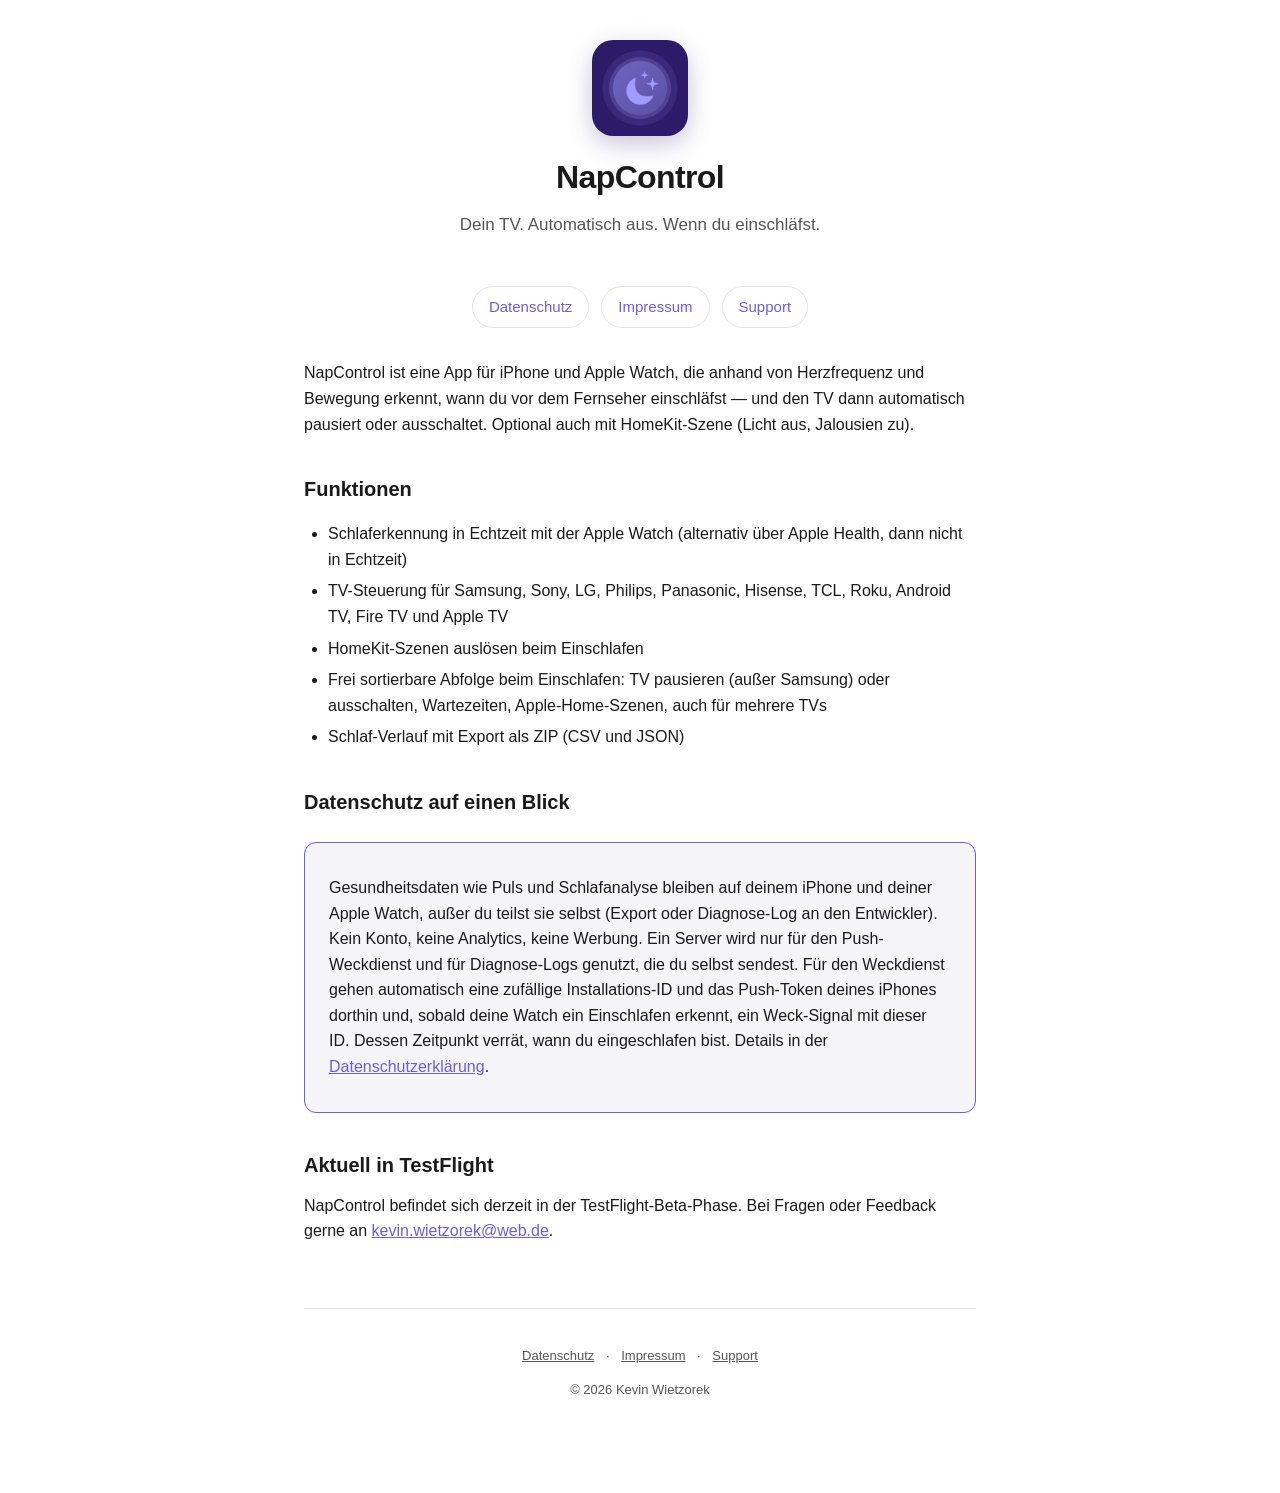
<file: index.html>
<!DOCTYPE html>
<html lang="de">
<head>
    <meta charset="UTF-8">
    <meta name="viewport" content="width=device-width, initial-scale=1.0">
    <title>NapControl — TV automatisch ausschalten beim Einschlafen</title>
    <meta name="description" content="NapControl erkennt vor dem Fernseher Einschlafen und schaltet den TV automatisch aus. Für iPhone und Apple Watch.">
    <link rel="stylesheet" href="style.css">
</head>
<body>
    <div class="container">
        <header>
            <div class="logo"><img src="icon.png" alt="NapControl Icon" width="96" height="96"></div>
            <h1>NapControl</h1>
            <p class="tagline">Dein TV. Automatisch aus. Wenn du einschläfst.</p>
        </header>

        <nav>
            <a href="privacy.html">Datenschutz</a>
            <a href="impressum.html">Impressum</a>
            <a href="support.html">Support</a>
        </nav>

        <main>
            <p>NapControl ist eine App für iPhone und Apple Watch, die anhand von Herzfrequenz und Bewegung erkennt, wann du vor dem Fernseher einschläfst — und den TV dann automatisch pausiert oder ausschaltet. Optional auch mit HomeKit-Szene (Licht aus, Jalousien zu).</p>

            <h2>Funktionen</h2>
            <ul>
                <li>Schlaferkennung in Echtzeit mit der Apple Watch (alternativ über Apple Health, dann nicht in Echtzeit)</li>
                <li>TV-Steuerung für Samsung, Sony, LG, Philips, Panasonic, Hisense, TCL, Roku, Android TV, Fire TV und Apple TV</li>
                <li>HomeKit-Szenen auslösen beim Einschlafen</li>
                <li>Frei sortierbare Abfolge beim Einschlafen: TV pausieren (außer Samsung) oder ausschalten, Wartezeiten, Apple-Home-Szenen, auch für mehrere TVs</li>
                <li>Schlaf-Verlauf mit Export als ZIP (CSV und JSON)</li>
            </ul>

            <h2>Datenschutz auf einen Blick</h2>
            <div class="card highlight">
                <p>Gesundheitsdaten wie Puls und Schlafanalyse bleiben auf deinem iPhone und deiner Apple Watch, außer du teilst sie selbst (Export oder Diagnose-Log an den Entwickler). Kein Konto, keine Analytics, keine Werbung. Ein Server wird nur für den Push-Weckdienst und für Diagnose-Logs genutzt, die du selbst sendest. Für den Weckdienst gehen automatisch eine zufällige Installations-ID und das Push-Token deines iPhones dorthin und, sobald deine Watch ein Einschlafen erkennt, ein Weck-Signal mit dieser ID. Dessen Zeitpunkt verrät, wann du eingeschlafen bist. Details in der <a href="privacy.html">Datenschutzerklärung</a>.</p>
            </div>

            <h2>Aktuell in TestFlight</h2>
            <p>NapControl befindet sich derzeit in der TestFlight-Beta-Phase. Bei Fragen oder Feedback gerne an <a href="mailto:kevin.wietzorek@web.de">kevin.wietzorek@web.de</a>.</p>
        </main>

        <footer>
            <p>
                <a href="privacy.html">Datenschutz</a> ·
                <a href="impressum.html">Impressum</a> ·
                <a href="support.html">Support</a>
            </p>
            <p>© 2026 Kevin Wietzorek</p>
        </footer>
    </div>
</body>
</html>
</file>
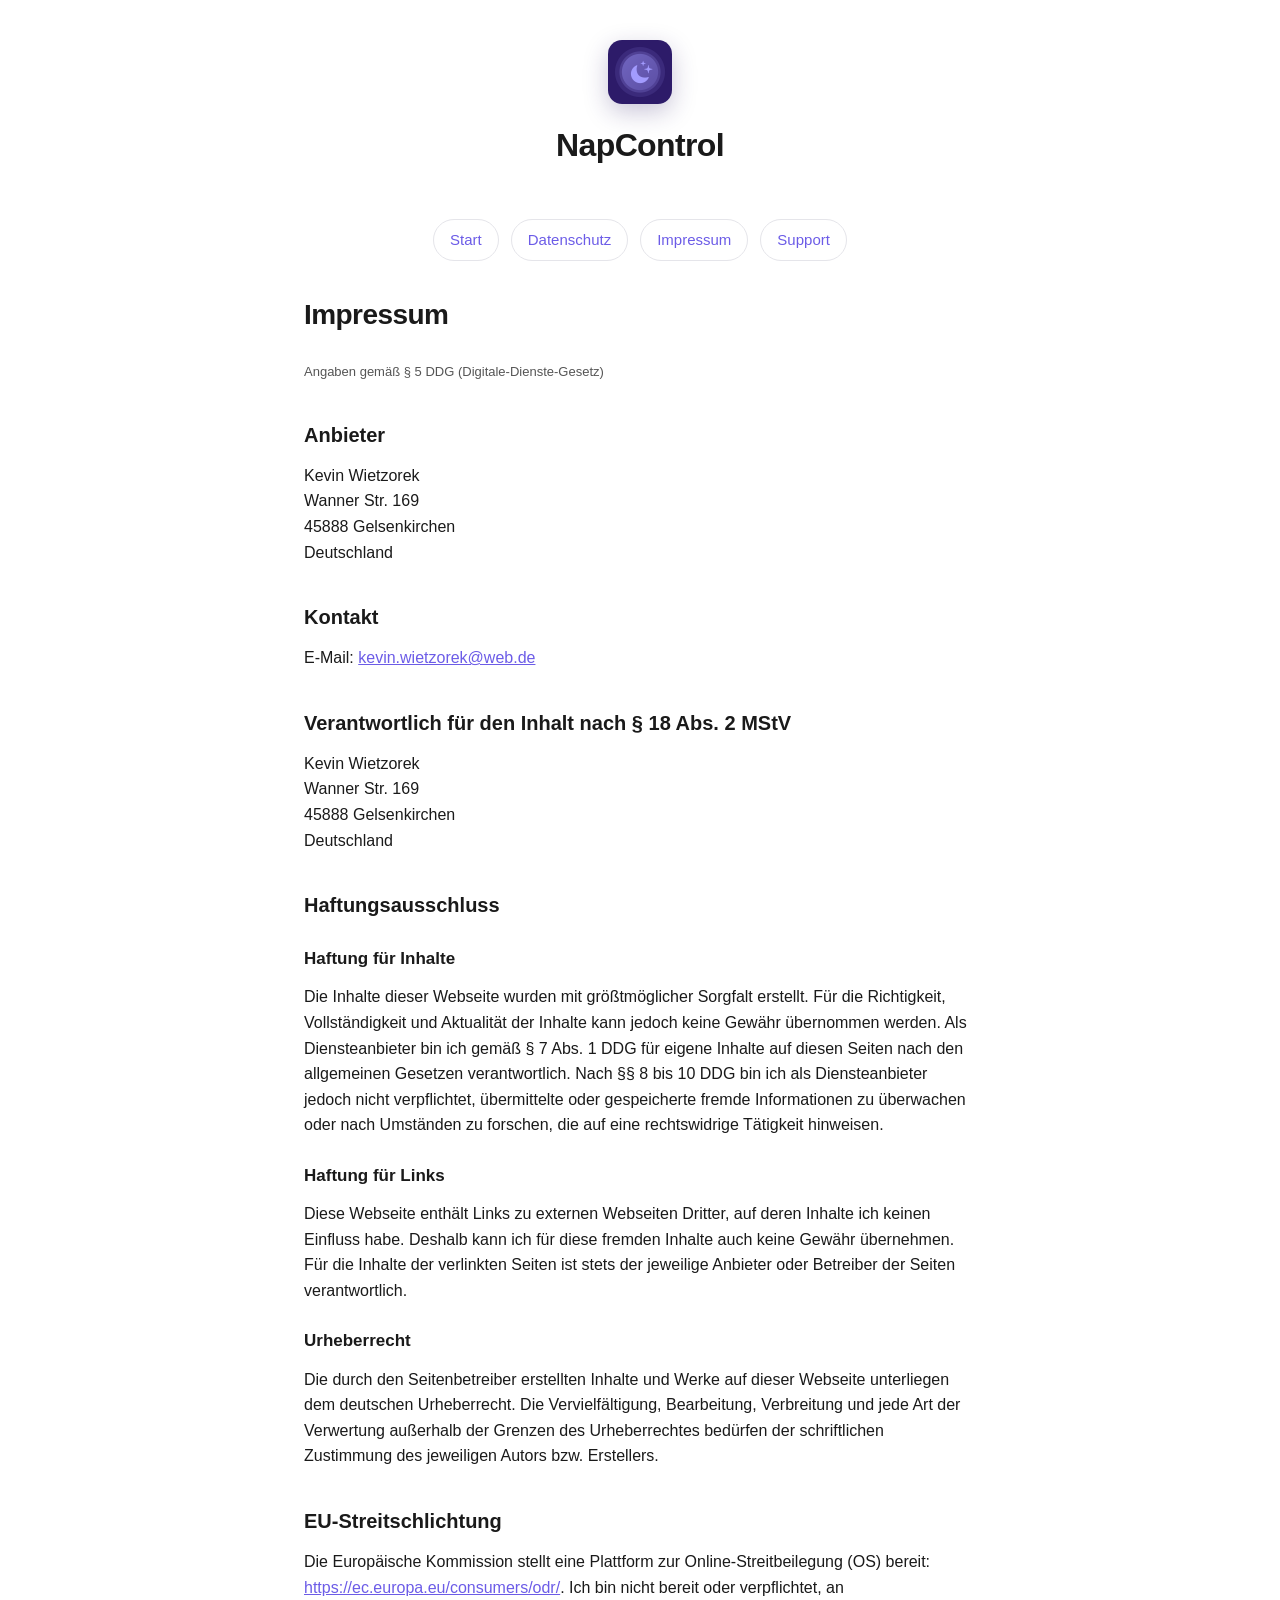
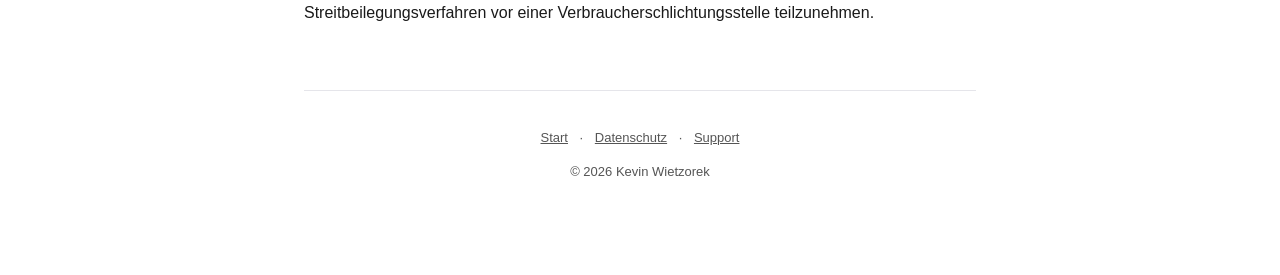
<file: impressum.html>
<!DOCTYPE html>
<html lang="de">
<head>
    <meta charset="UTF-8">
    <meta name="viewport" content="width=device-width, initial-scale=1.0">
    <title>Impressum — NapControl</title>
    <link rel="stylesheet" href="style.css">
</head>
<body>
    <div class="container">
        <header>
            <div class="logo"><img src="icon.png" alt="NapControl Icon" width="64" height="64"></div>
            <h1>NapControl</h1>
        </header>

        <nav>
            <a href="index.html">Start</a>
            <a href="privacy.html">Datenschutz</a>
            <a href="impressum.html">Impressum</a>
            <a href="support.html">Support</a>
        </nav>

        <main>
            <h1>Impressum</h1>
            <p class="meta">Angaben gemäß § 5 DDG (Digitale-Dienste-Gesetz)</p>

            <h2>Anbieter</h2>
            <p>
                Kevin Wietzorek<br>
                Wanner Str. 169<br>
                45888 Gelsenkirchen<br>
                Deutschland
            </p>

            <h2>Kontakt</h2>
            <p>
                E-Mail: <a href="mailto:kevin.wietzorek@web.de">kevin.wietzorek@web.de</a>
            </p>

            <h2>Verantwortlich für den Inhalt nach § 18 Abs. 2 MStV</h2>
            <p>
                Kevin Wietzorek<br>
                Wanner Str. 169<br>
                45888 Gelsenkirchen<br>
                Deutschland
            </p>

            <h2>Haftungsausschluss</h2>

            <h3>Haftung für Inhalte</h3>
            <p>Die Inhalte dieser Webseite wurden mit größtmöglicher Sorgfalt erstellt. Für die Richtigkeit, Vollständigkeit und Aktualität der Inhalte kann jedoch keine Gewähr übernommen werden. Als Diensteanbieter bin ich gemäß § 7 Abs. 1 DDG für eigene Inhalte auf diesen Seiten nach den allgemeinen Gesetzen verantwortlich. Nach §§ 8 bis 10 DDG bin ich als Diensteanbieter jedoch nicht verpflichtet, übermittelte oder gespeicherte fremde Informationen zu überwachen oder nach Umständen zu forschen, die auf eine rechtswidrige Tätigkeit hinweisen.</p>

            <h3>Haftung für Links</h3>
            <p>Diese Webseite enthält Links zu externen Webseiten Dritter, auf deren Inhalte ich keinen Einfluss habe. Deshalb kann ich für diese fremden Inhalte auch keine Gewähr übernehmen. Für die Inhalte der verlinkten Seiten ist stets der jeweilige Anbieter oder Betreiber der Seiten verantwortlich.</p>

            <h3>Urheberrecht</h3>
            <p>Die durch den Seitenbetreiber erstellten Inhalte und Werke auf dieser Webseite unterliegen dem deutschen Urheberrecht. Die Vervielfältigung, Bearbeitung, Verbreitung und jede Art der Verwertung außerhalb der Grenzen des Urheberrechtes bedürfen der schriftlichen Zustimmung des jeweiligen Autors bzw. Erstellers.</p>

            <h2>EU-Streitschlichtung</h2>
            <p>Die Europäische Kommission stellt eine Plattform zur Online-Streitbeilegung (OS) bereit: <a href="https://ec.europa.eu/consumers/odr/" target="_blank" rel="noopener">https://ec.europa.eu/consumers/odr/</a>. Ich bin nicht bereit oder verpflichtet, an Streitbeilegungsverfahren vor einer Verbraucherschlichtungsstelle teilzunehmen.</p>
        </main>

        <footer>
            <p>
                <a href="index.html">Start</a> ·
                <a href="privacy.html">Datenschutz</a> ·
                <a href="support.html">Support</a>
            </p>
            <p>© 2026 Kevin Wietzorek</p>
        </footer>
    </div>
</body>
</html>
</file>
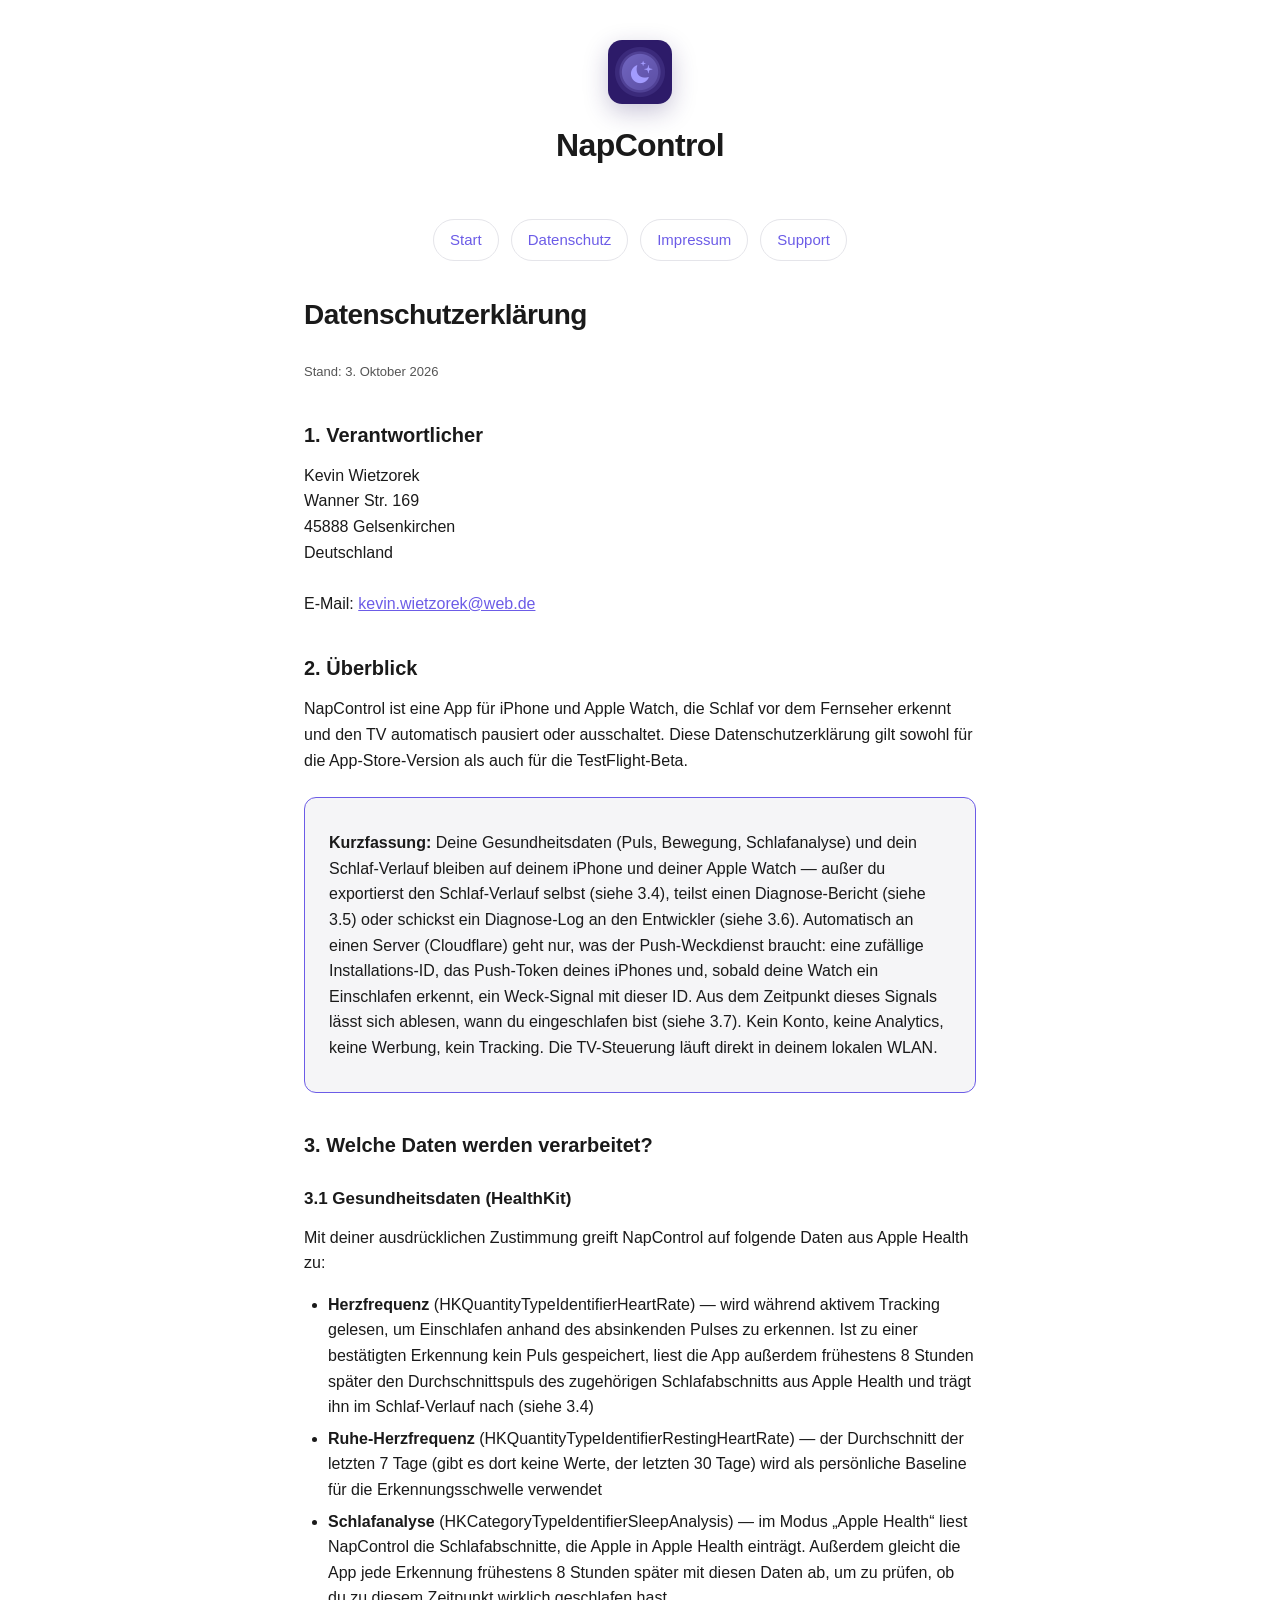
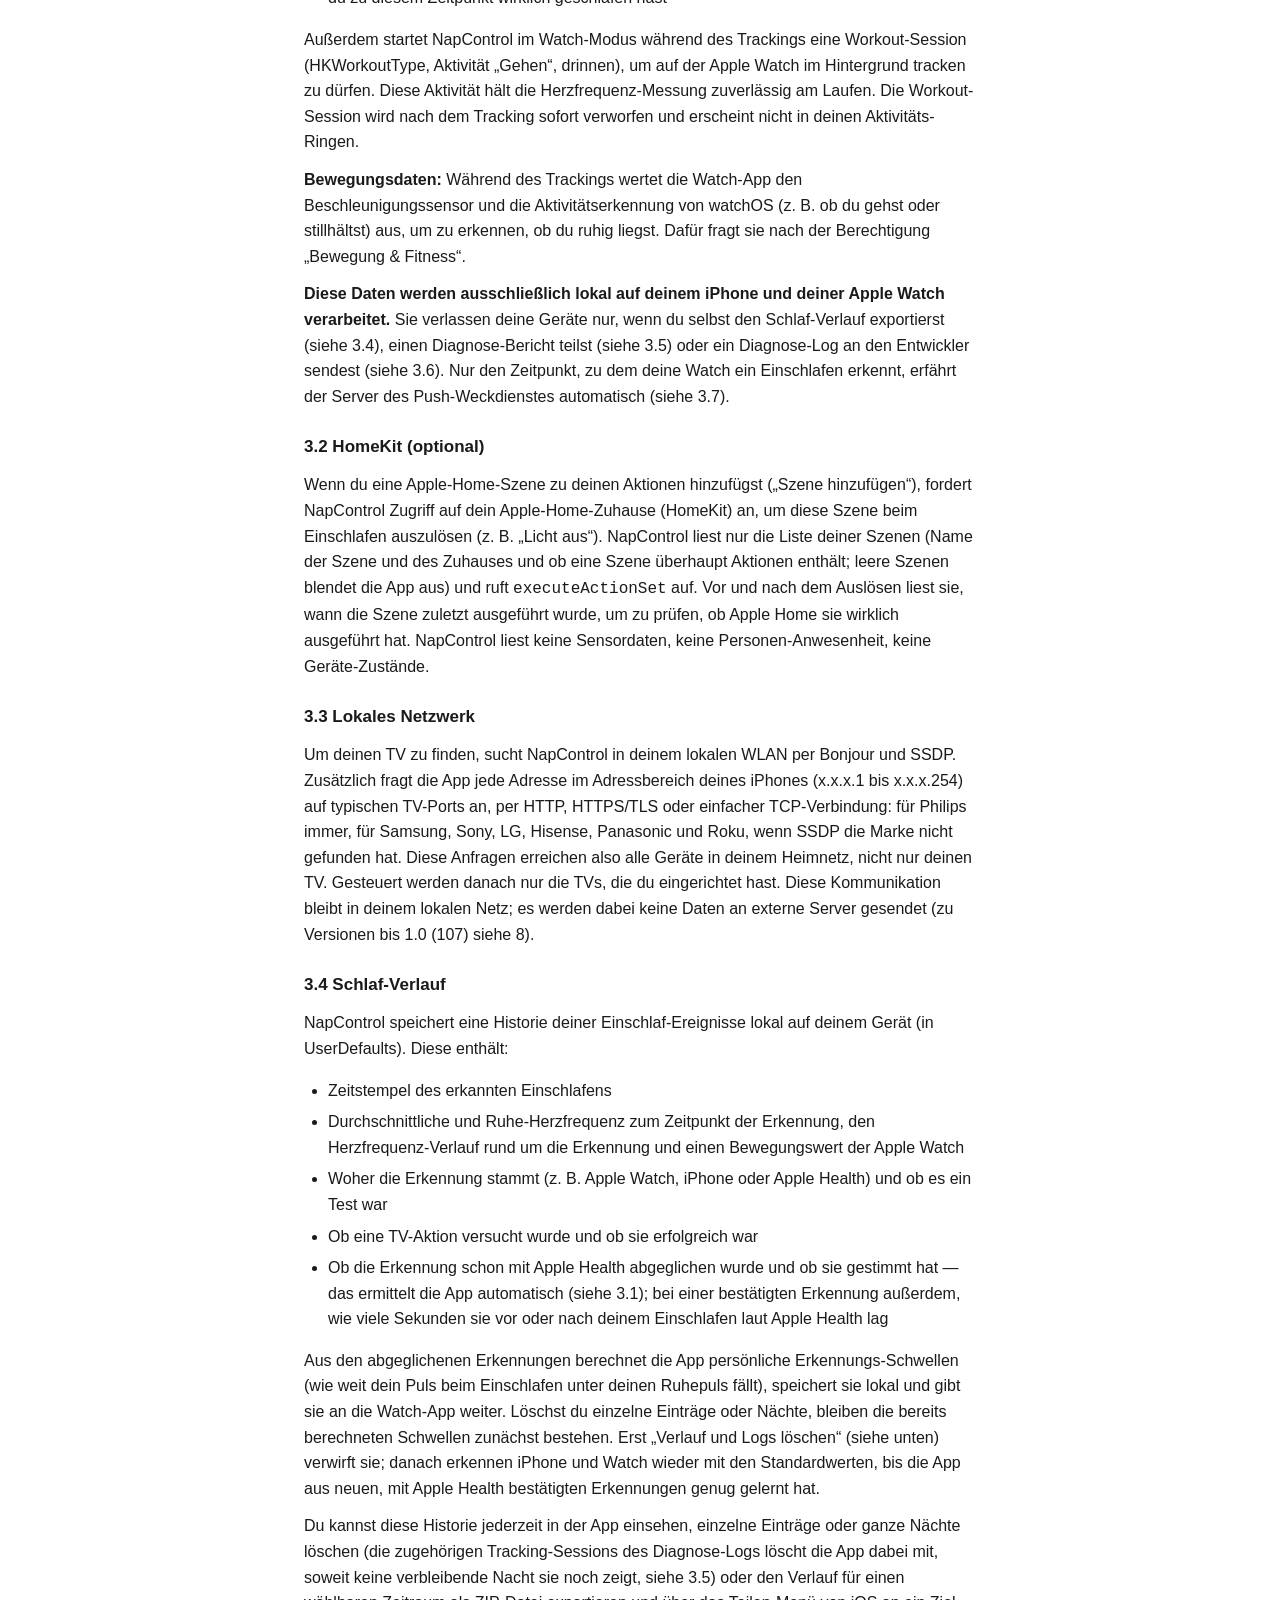
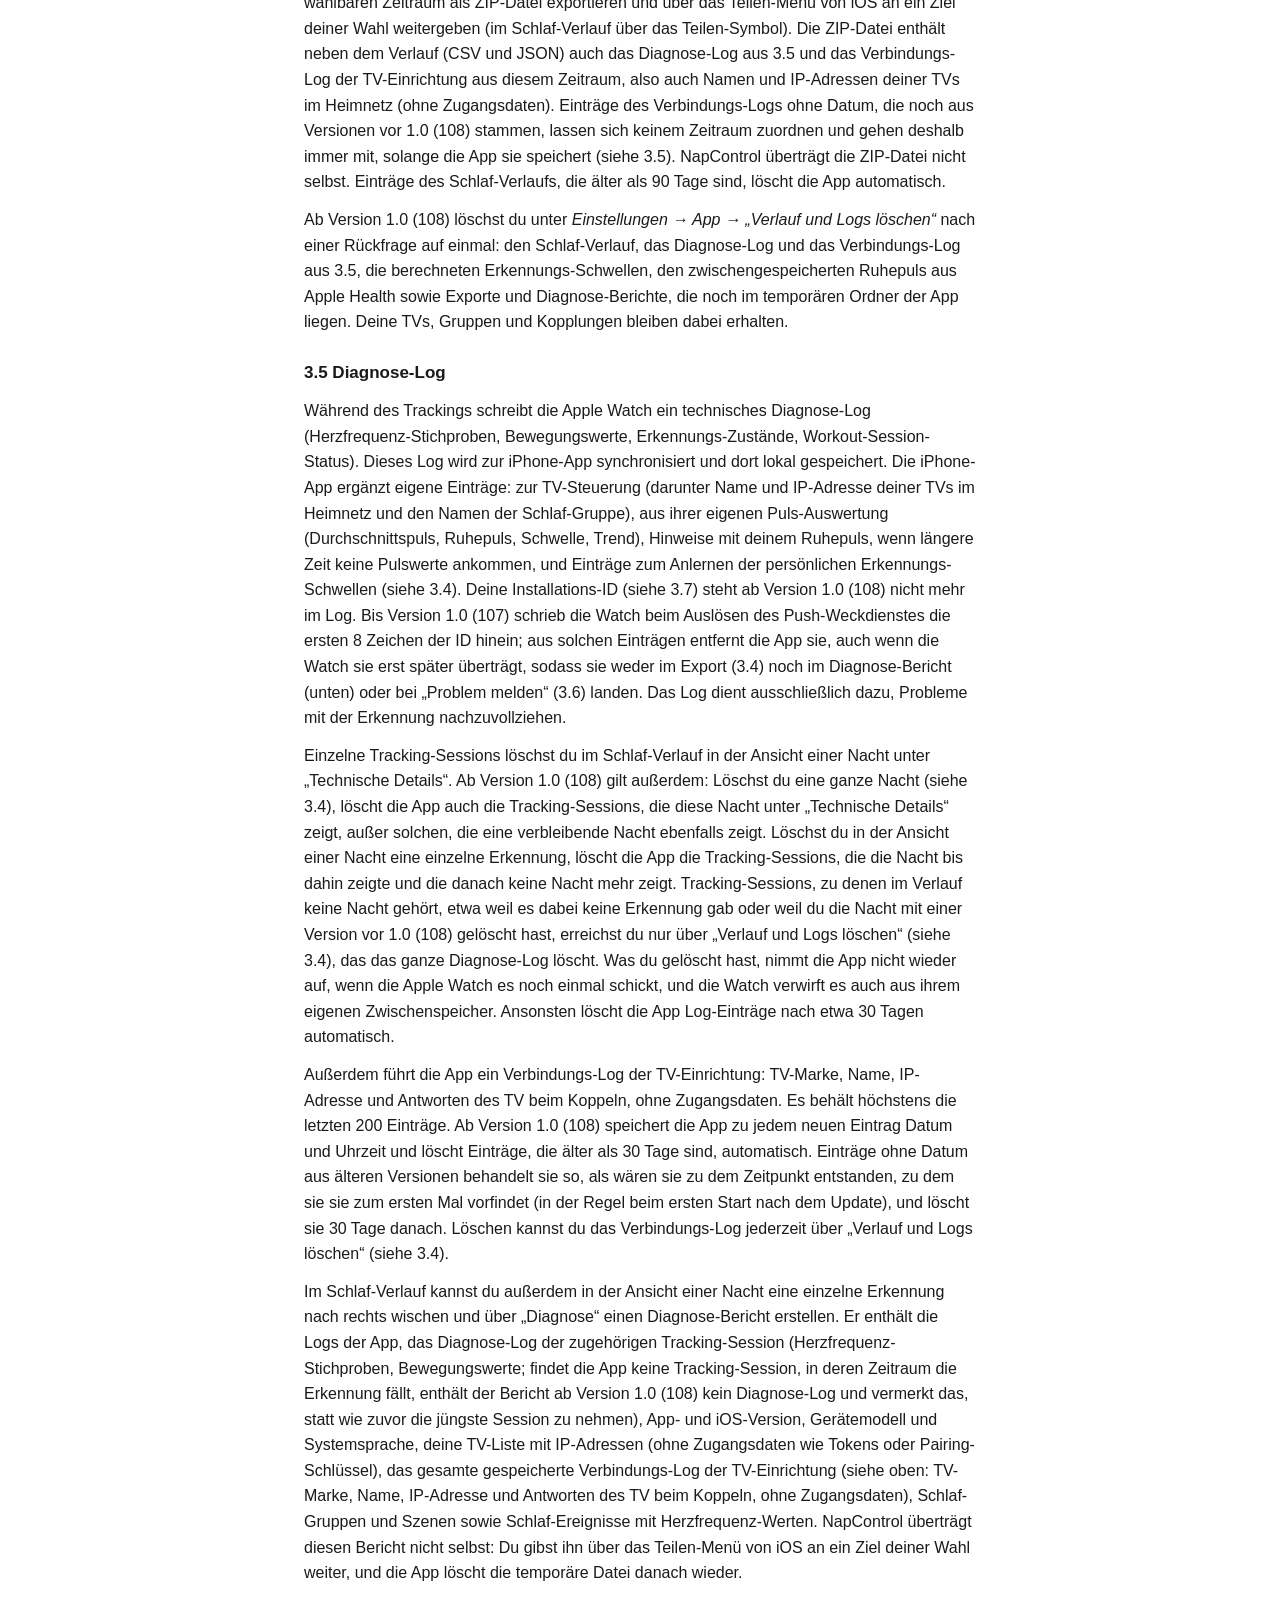
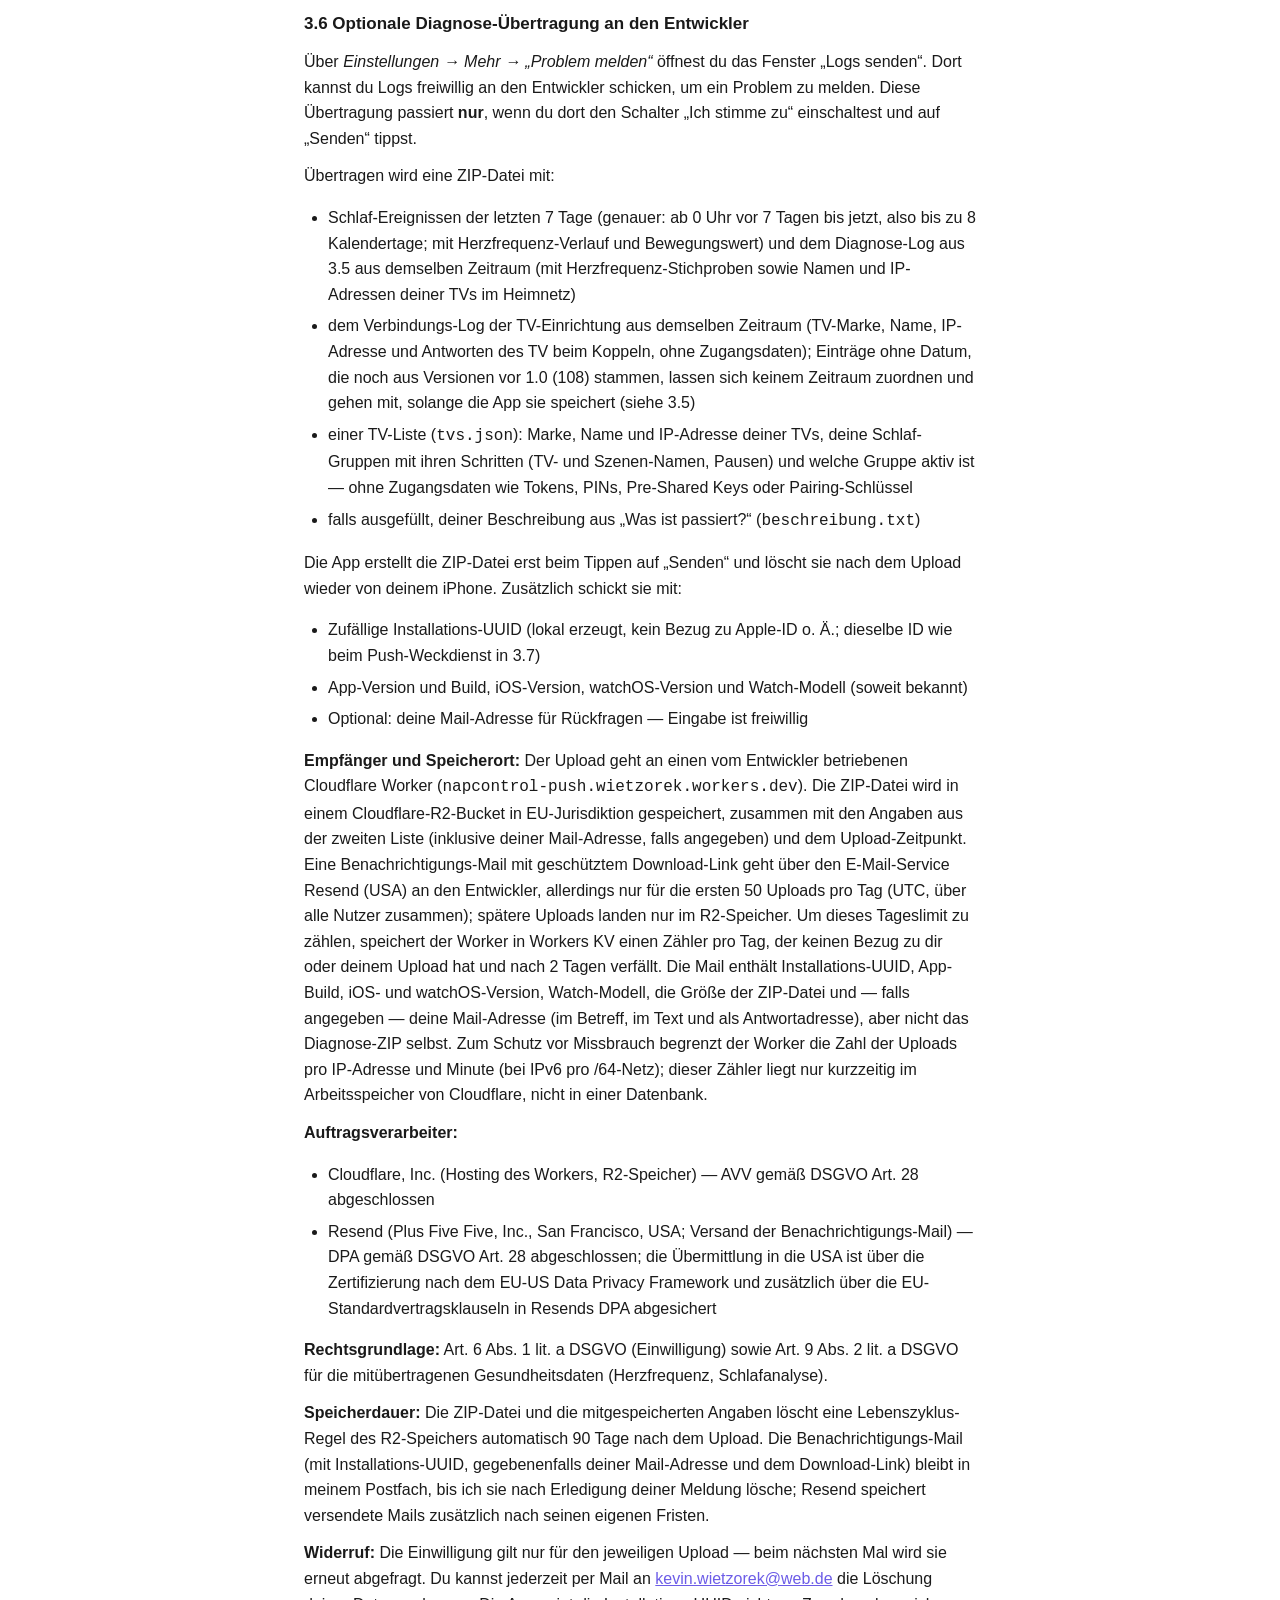
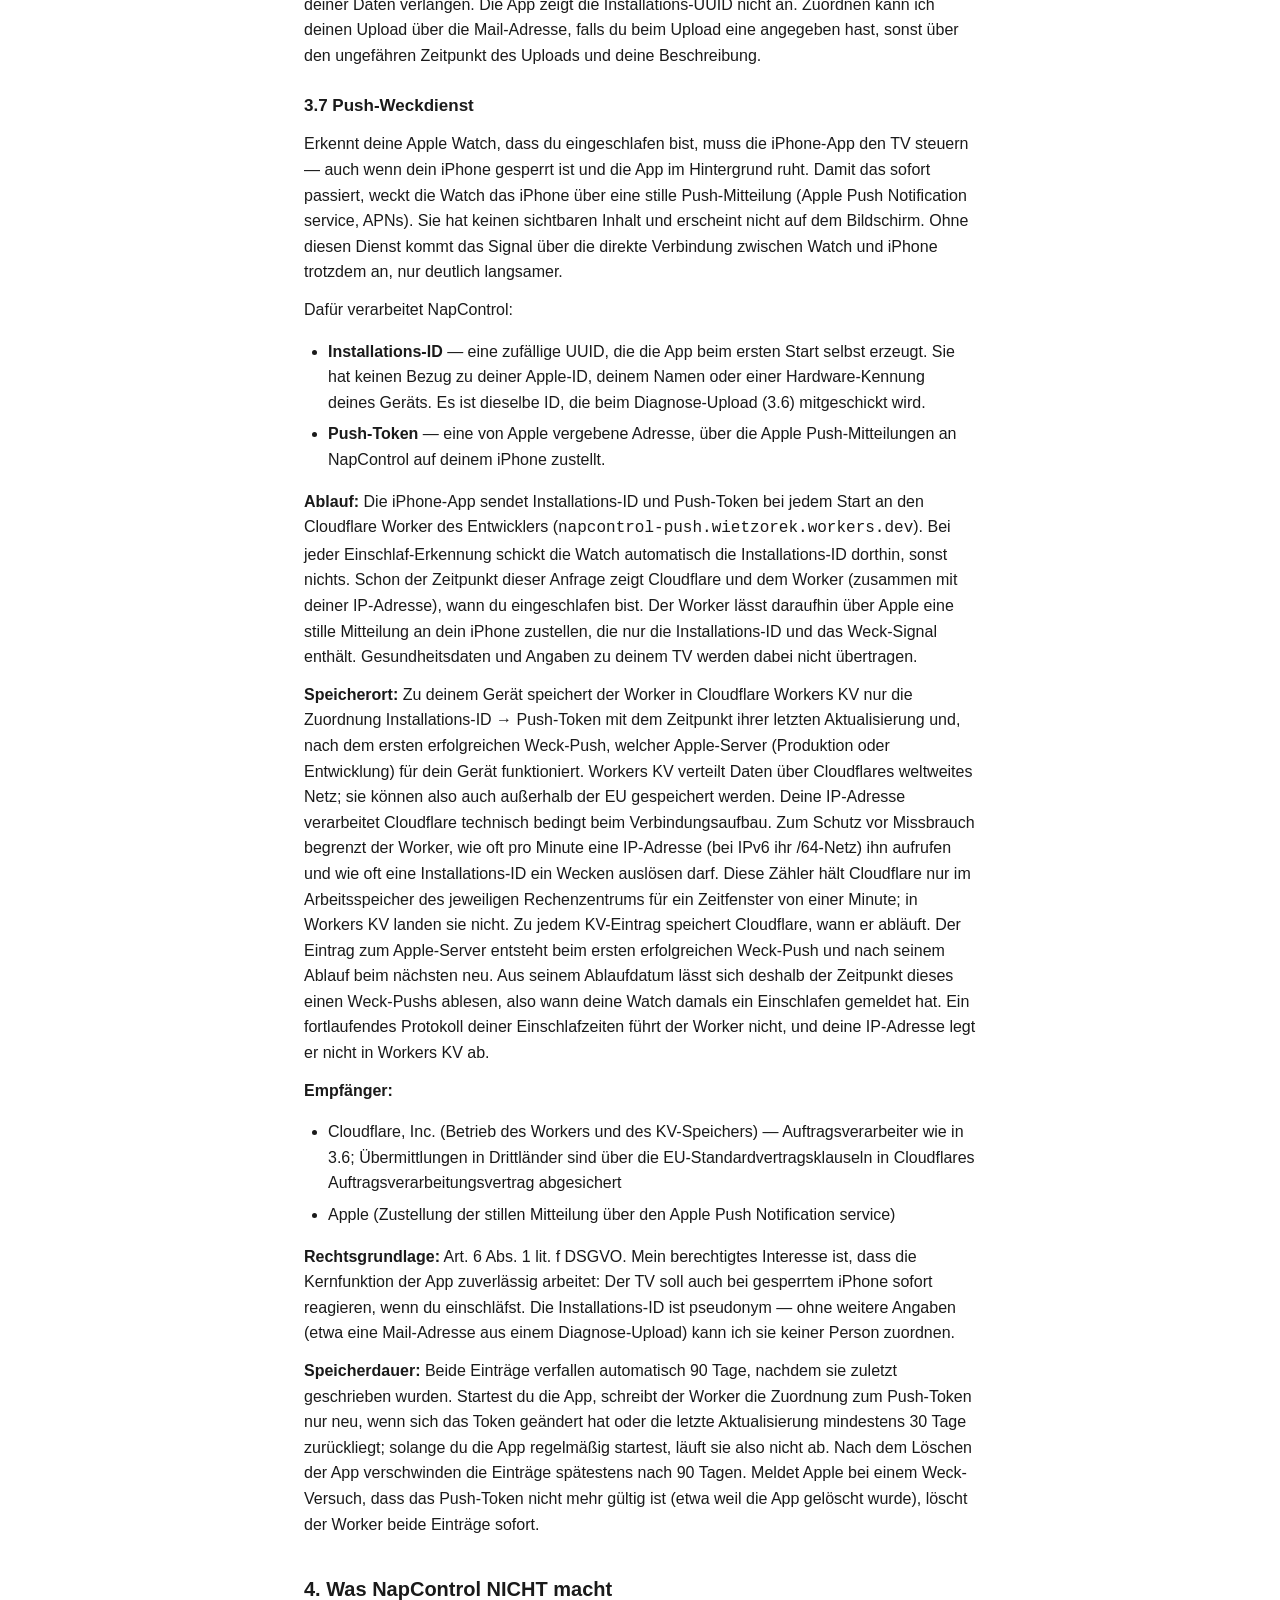
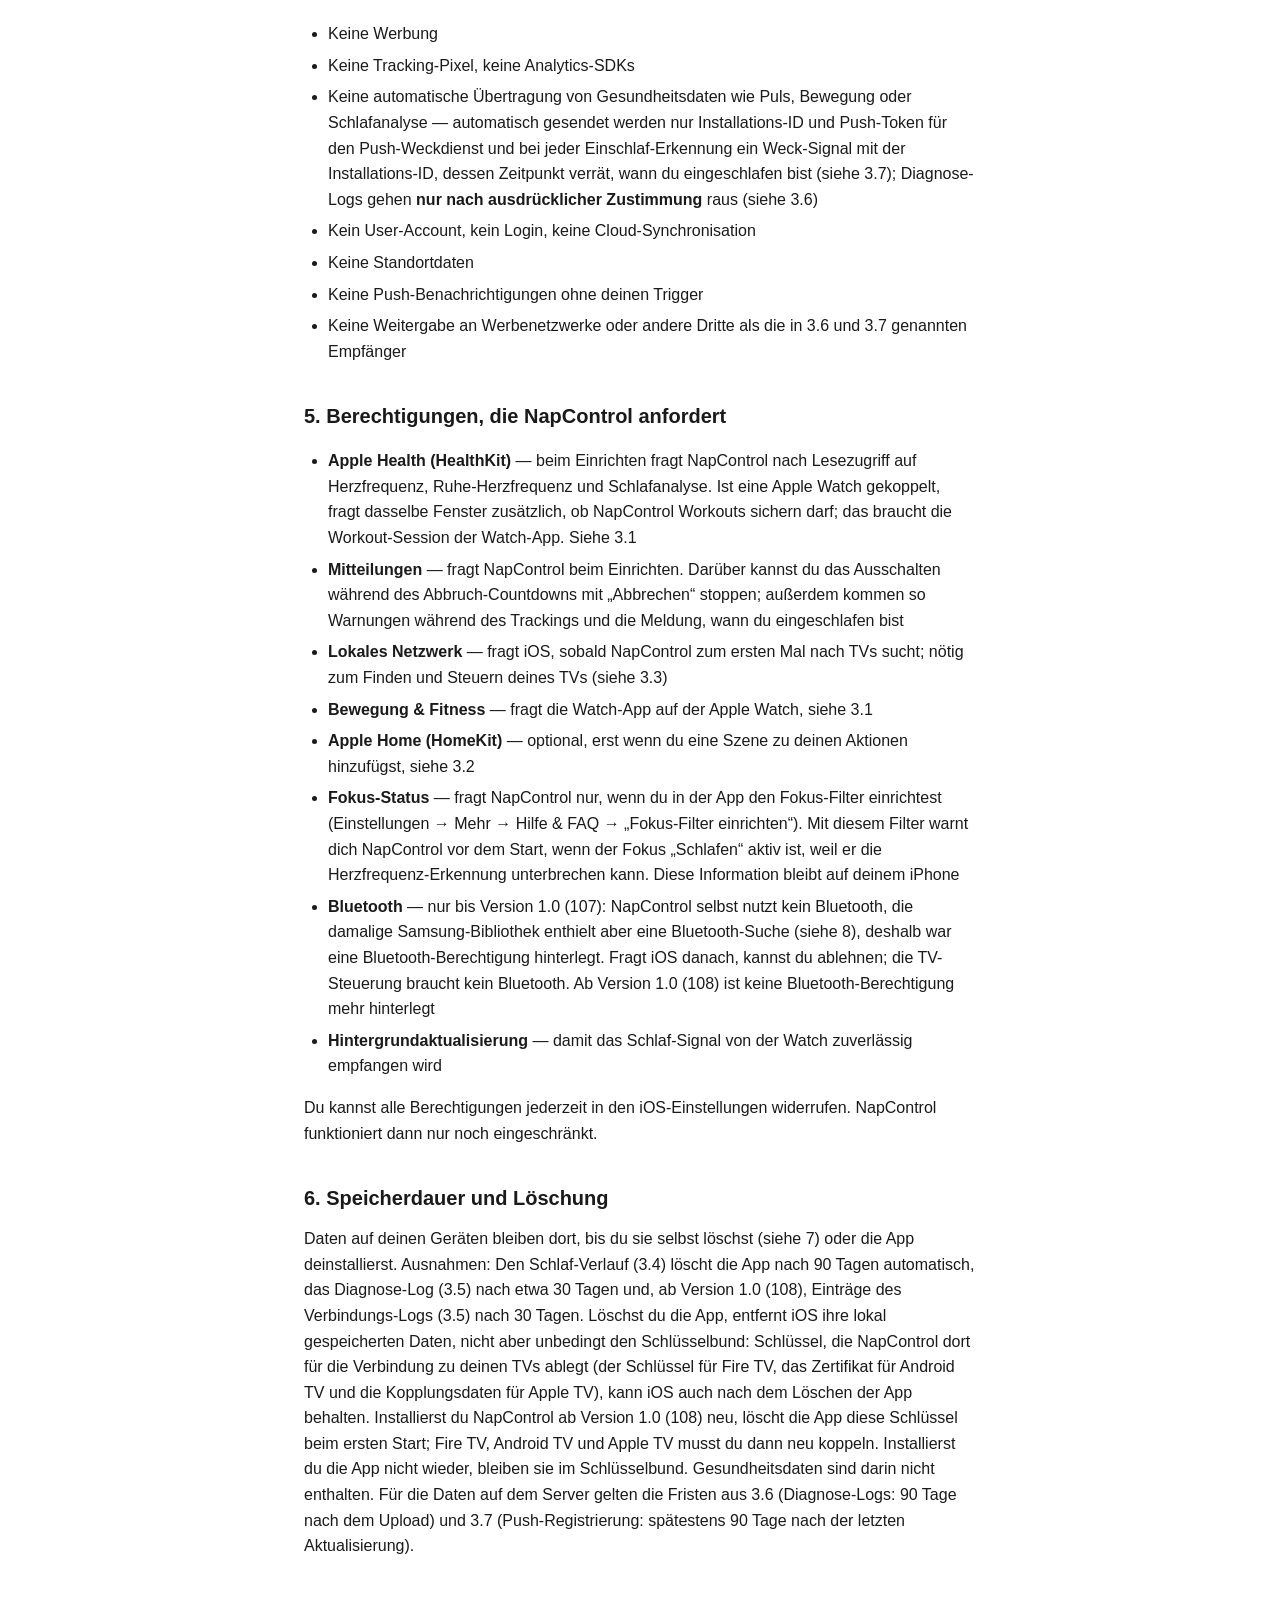
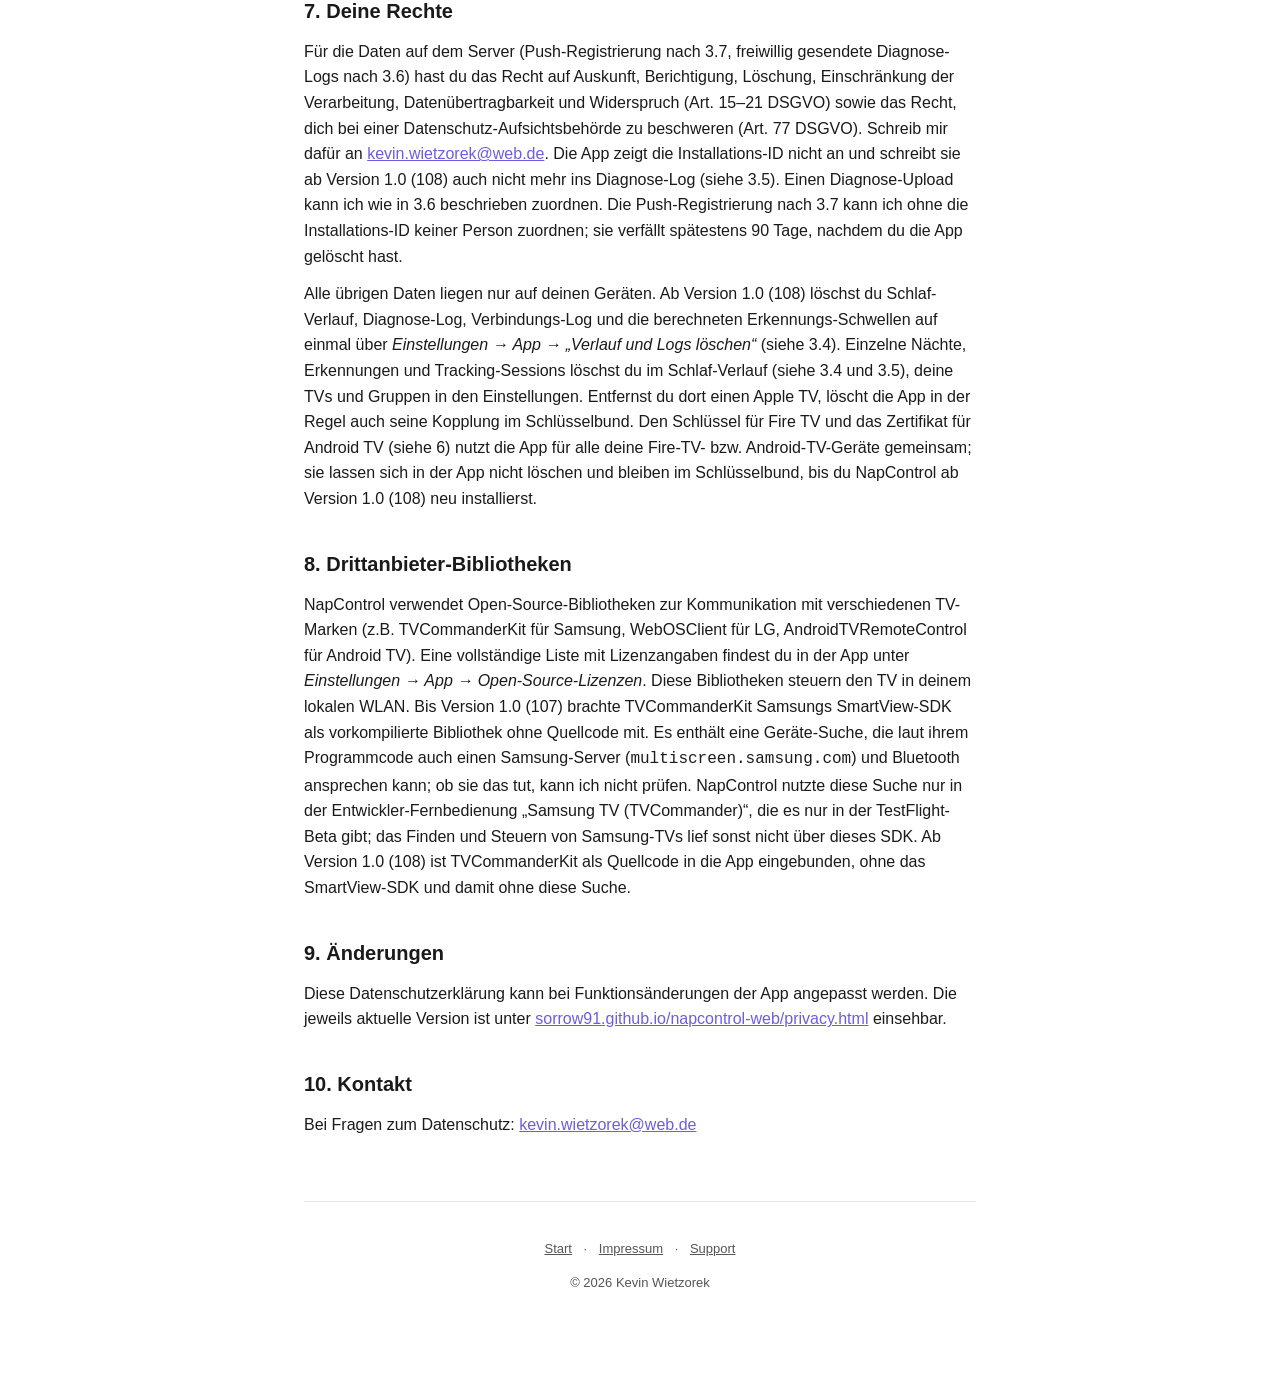
<file: privacy.html>
<!DOCTYPE html>
<html lang="de">
<head>
    <meta charset="UTF-8">
    <meta name="viewport" content="width=device-width, initial-scale=1.0">
    <title>Datenschutzerklärung — NapControl</title>
    <link rel="stylesheet" href="style.css">
</head>
<body>
    <div class="container">
        <header>
            <div class="logo"><img src="icon.png" alt="NapControl Icon" width="64" height="64"></div>
            <h1>NapControl</h1>
        </header>

        <nav>
            <a href="index.html">Start</a>
            <a href="privacy.html">Datenschutz</a>
            <a href="impressum.html">Impressum</a>
            <a href="support.html">Support</a>
        </nav>

        <main>
            <h1>Datenschutzerklärung</h1>
            <p class="meta">Stand: 3. Oktober 2026</p>

            <h2>1. Verantwortlicher</h2>
            <p>
                Kevin Wietzorek<br>
                Wanner Str. 169<br>
                45888 Gelsenkirchen<br>
                Deutschland<br><br>
                E-Mail: <a href="mailto:kevin.wietzorek@web.de">kevin.wietzorek@web.de</a>
            </p>

            <h2>2. Überblick</h2>
            <p>NapControl ist eine App für iPhone und Apple Watch, die Schlaf vor dem Fernseher erkennt und den TV automatisch pausiert oder ausschaltet. Diese Datenschutzerklärung gilt sowohl für die App-Store-Version als auch für die TestFlight-Beta.</p>

            <div class="card highlight">
                <p><strong>Kurzfassung:</strong> Deine Gesundheitsdaten (Puls, Bewegung, Schlafanalyse) und dein Schlaf-Verlauf bleiben auf deinem iPhone und deiner Apple Watch — außer du exportierst den Schlaf-Verlauf selbst (siehe 3.4), teilst einen Diagnose-Bericht (siehe 3.5) oder schickst ein Diagnose-Log an den Entwickler (siehe 3.6). Automatisch an einen Server (Cloudflare) geht nur, was der Push-Weckdienst braucht: eine zufällige Installations-ID, das Push-Token deines iPhones und, sobald deine Watch ein Einschlafen erkennt, ein Weck-Signal mit dieser ID. Aus dem Zeitpunkt dieses Signals lässt sich ablesen, wann du eingeschlafen bist (siehe 3.7). Kein Konto, keine Analytics, keine Werbung, kein Tracking. Die TV-Steuerung läuft direkt in deinem lokalen WLAN.</p>
            </div>

            <h2>3. Welche Daten werden verarbeitet?</h2>

            <h3>3.1 Gesundheitsdaten (HealthKit)</h3>
            <p>Mit deiner ausdrücklichen Zustimmung greift NapControl auf folgende Daten aus Apple Health zu:</p>
            <ul>
                <li><strong>Herzfrequenz</strong> (HKQuantityTypeIdentifierHeartRate) — wird während aktivem Tracking gelesen, um Einschlafen anhand des absinkenden Pulses zu erkennen. Ist zu einer bestätigten Erkennung kein Puls gespeichert, liest die App außerdem frühestens 8 Stunden später den Durchschnittspuls des zugehörigen Schlafabschnitts aus Apple Health und trägt ihn im Schlaf-Verlauf nach (siehe 3.4)</li>
                <li><strong>Ruhe-Herzfrequenz</strong> (HKQuantityTypeIdentifierRestingHeartRate) — der Durchschnitt der letzten 7 Tage (gibt es dort keine Werte, der letzten 30 Tage) wird als persönliche Baseline für die Erkennungsschwelle verwendet</li>
                <li><strong>Schlafanalyse</strong> (HKCategoryTypeIdentifierSleepAnalysis) — im Modus „Apple Health“ liest NapControl die Schlafabschnitte, die Apple in Apple Health einträgt. Außerdem gleicht die App jede Erkennung frühestens 8 Stunden später mit diesen Daten ab, um zu prüfen, ob du zu diesem Zeitpunkt wirklich geschlafen hast</li>
            </ul>
            <p>Außerdem startet NapControl im Watch-Modus während des Trackings eine Workout-Session (HKWorkoutType, Aktivität „Gehen“, drinnen), um auf der Apple Watch im Hintergrund tracken zu dürfen. Diese Aktivität hält die Herzfrequenz-Messung zuverlässig am Laufen. Die Workout-Session wird nach dem Tracking sofort verworfen und erscheint nicht in deinen Aktivitäts-Ringen.</p>
            <p><strong>Bewegungsdaten:</strong> Während des Trackings wertet die Watch-App den Beschleunigungssensor und die Aktivitätserkennung von watchOS (z. B. ob du gehst oder stillhältst) aus, um zu erkennen, ob du ruhig liegst. Dafür fragt sie nach der Berechtigung „Bewegung &amp; Fitness“.</p>
            <p><strong>Diese Daten werden ausschließlich lokal auf deinem iPhone und deiner Apple Watch verarbeitet.</strong> Sie verlassen deine Geräte nur, wenn du selbst den Schlaf-Verlauf exportierst (siehe 3.4), einen Diagnose-Bericht teilst (siehe 3.5) oder ein Diagnose-Log an den Entwickler sendest (siehe 3.6). Nur den Zeitpunkt, zu dem deine Watch ein Einschlafen erkennt, erfährt der Server des Push-Weckdienstes automatisch (siehe 3.7).</p>

            <h3>3.2 HomeKit (optional)</h3>
            <p>Wenn du eine Apple-Home-Szene zu deinen Aktionen hinzufügst („Szene hinzufügen“), fordert NapControl Zugriff auf dein Apple-Home-Zuhause (HomeKit) an, um diese Szene beim Einschlafen auszulösen (z. B. „Licht aus“). NapControl liest nur die Liste deiner Szenen (Name der Szene und des Zuhauses und ob eine Szene überhaupt Aktionen enthält; leere Szenen blendet die App aus) und ruft <code>executeActionSet</code> auf. Vor und nach dem Auslösen liest sie, wann die Szene zuletzt ausgeführt wurde, um zu prüfen, ob Apple Home sie wirklich ausgeführt hat. NapControl liest keine Sensordaten, keine Personen-Anwesenheit, keine Geräte-Zustände.</p>

            <h3>3.3 Lokales Netzwerk</h3>
            <p>Um deinen TV zu finden, sucht NapControl in deinem lokalen WLAN per Bonjour und SSDP. Zusätzlich fragt die App jede Adresse im Adressbereich deines iPhones (x.x.x.1 bis x.x.x.254) auf typischen TV-Ports an, per HTTP, HTTPS/TLS oder einfacher TCP-Verbindung: für Philips immer, für Samsung, Sony, LG, Hisense, Panasonic und Roku, wenn SSDP die Marke nicht gefunden hat. Diese Anfragen erreichen also alle Geräte in deinem Heimnetz, nicht nur deinen TV. Gesteuert werden danach nur die TVs, die du eingerichtet hast. Diese Kommunikation bleibt in deinem lokalen Netz; es werden dabei keine Daten an externe Server gesendet (zu Versionen bis 1.0 (107) siehe 8).</p>

            <h3>3.4 Schlaf-Verlauf</h3>
            <p>NapControl speichert eine Historie deiner Einschlaf-Ereignisse lokal auf deinem Gerät (in UserDefaults). Diese enthält:</p>
            <ul>
                <li>Zeitstempel des erkannten Einschlafens</li>
                <li>Durchschnittliche und Ruhe-Herzfrequenz zum Zeitpunkt der Erkennung, den Herzfrequenz-Verlauf rund um die Erkennung und einen Bewegungswert der Apple Watch</li>
                <li>Woher die Erkennung stammt (z. B. Apple Watch, iPhone oder Apple Health) und ob es ein Test war</li>
                <li>Ob eine TV-Aktion versucht wurde und ob sie erfolgreich war</li>
                <li>Ob die Erkennung schon mit Apple Health abgeglichen wurde und ob sie gestimmt hat — das ermittelt die App automatisch (siehe 3.1); bei einer bestätigten Erkennung außerdem, wie viele Sekunden sie vor oder nach deinem Einschlafen laut Apple Health lag</li>
            </ul>
            <p>Aus den abgeglichenen Erkennungen berechnet die App persönliche Erkennungs-Schwellen (wie weit dein Puls beim Einschlafen unter deinen Ruhepuls fällt), speichert sie lokal und gibt sie an die Watch-App weiter. Löschst du einzelne Einträge oder Nächte, bleiben die bereits berechneten Schwellen zunächst bestehen. Erst „Verlauf und Logs löschen“ (siehe unten) verwirft sie; danach erkennen iPhone und Watch wieder mit den Standardwerten, bis die App aus neuen, mit Apple Health bestätigten Erkennungen genug gelernt hat.</p>
            <p>Du kannst diese Historie jederzeit in der App einsehen, einzelne Einträge oder ganze Nächte löschen (die zugehörigen Tracking-Sessions des Diagnose-Logs löscht die App dabei mit, soweit keine verbleibende Nacht sie noch zeigt, siehe 3.5) oder den Verlauf für einen wählbaren Zeitraum als ZIP-Datei exportieren und über das Teilen-Menü von iOS an ein Ziel deiner Wahl weitergeben (im Schlaf-Verlauf über das Teilen-Symbol). Die ZIP-Datei enthält neben dem Verlauf (CSV und JSON) auch das Diagnose-Log aus 3.5 und das Verbindungs-Log der TV-Einrichtung aus diesem Zeitraum, also auch Namen und IP-Adressen deiner TVs im Heimnetz (ohne Zugangsdaten). Einträge des Verbindungs-Logs ohne Datum, die noch aus Versionen vor 1.0 (108) stammen, lassen sich keinem Zeitraum zuordnen und gehen deshalb immer mit, solange die App sie speichert (siehe 3.5). NapControl überträgt die ZIP-Datei nicht selbst. Einträge des Schlaf-Verlaufs, die älter als 90 Tage sind, löscht die App automatisch.</p>
            <p>Ab Version 1.0 (108) löschst du unter <em>Einstellungen → App → „Verlauf und Logs löschen“</em> nach einer Rückfrage auf einmal: den Schlaf-Verlauf, das Diagnose-Log und das Verbindungs-Log aus 3.5, die berechneten Erkennungs-Schwellen, den zwischengespeicherten Ruhepuls aus Apple Health sowie Exporte und Diagnose-Berichte, die noch im temporären Ordner der App liegen. Deine TVs, Gruppen und Kopplungen bleiben dabei erhalten.</p>

            <h3>3.5 Diagnose-Log</h3>
            <p>Während des Trackings schreibt die Apple Watch ein technisches Diagnose-Log (Herzfrequenz-Stichproben, Bewegungswerte, Erkennungs-Zustände, Workout-Session-Status). Dieses Log wird zur iPhone-App synchronisiert und dort lokal gespeichert. Die iPhone-App ergänzt eigene Einträge: zur TV-Steuerung (darunter Name und IP-Adresse deiner TVs im Heimnetz und den Namen der Schlaf-Gruppe), aus ihrer eigenen Puls-Auswertung (Durchschnittspuls, Ruhepuls, Schwelle, Trend), Hinweise mit deinem Ruhepuls, wenn längere Zeit keine Pulswerte ankommen, und Einträge zum Anlernen der persönlichen Erkennungs-Schwellen (siehe 3.4). Deine Installations-ID (siehe 3.7) steht ab Version 1.0 (108) nicht mehr im Log. Bis Version 1.0 (107) schrieb die Watch beim Auslösen des Push-Weckdienstes die ersten 8 Zeichen der ID hinein; aus solchen Einträgen entfernt die App sie, auch wenn die Watch sie erst später überträgt, sodass sie weder im Export (3.4) noch im Diagnose-Bericht (unten) oder bei „Problem melden“ (3.6) landen. Das Log dient ausschließlich dazu, Probleme mit der Erkennung nachzuvollziehen.</p>
            <p>Einzelne Tracking-Sessions löschst du im Schlaf-Verlauf in der Ansicht einer Nacht unter „Technische Details“. Ab Version 1.0 (108) gilt außerdem: Löschst du eine ganze Nacht (siehe 3.4), löscht die App auch die Tracking-Sessions, die diese Nacht unter „Technische Details“ zeigt, außer solchen, die eine verbleibende Nacht ebenfalls zeigt. Löschst du in der Ansicht einer Nacht eine einzelne Erkennung, löscht die App die Tracking-Sessions, die die Nacht bis dahin zeigte und die danach keine Nacht mehr zeigt. Tracking-Sessions, zu denen im Verlauf keine Nacht gehört, etwa weil es dabei keine Erkennung gab oder weil du die Nacht mit einer Version vor 1.0 (108) gelöscht hast, erreichst du nur über „Verlauf und Logs löschen“ (siehe 3.4), das das ganze Diagnose-Log löscht. Was du gelöscht hast, nimmt die App nicht wieder auf, wenn die Apple Watch es noch einmal schickt, und die Watch verwirft es auch aus ihrem eigenen Zwischenspeicher. Ansonsten löscht die App Log-Einträge nach etwa 30 Tagen automatisch.</p>
            <p>Außerdem führt die App ein Verbindungs-Log der TV-Einrichtung: TV-Marke, Name, IP-Adresse und Antworten des TV beim Koppeln, ohne Zugangsdaten. Es behält höchstens die letzten 200 Einträge. Ab Version 1.0 (108) speichert die App zu jedem neuen Eintrag Datum und Uhrzeit und löscht Einträge, die älter als 30 Tage sind, automatisch. Einträge ohne Datum aus älteren Versionen behandelt sie so, als wären sie zu dem Zeitpunkt entstanden, zu dem sie sie zum ersten Mal vorfindet (in der Regel beim ersten Start nach dem Update), und löscht sie 30 Tage danach. Löschen kannst du das Verbindungs-Log jederzeit über „Verlauf und Logs löschen“ (siehe 3.4).</p>
            <p>Im Schlaf-Verlauf kannst du außerdem in der Ansicht einer Nacht eine einzelne Erkennung nach rechts wischen und über „Diagnose“ einen Diagnose-Bericht erstellen. Er enthält die Logs der App, das Diagnose-Log der zugehörigen Tracking-Session (Herzfrequenz-Stichproben, Bewegungswerte; findet die App keine Tracking-Session, in deren Zeitraum die Erkennung fällt, enthält der Bericht ab Version 1.0 (108) kein Diagnose-Log und vermerkt das, statt wie zuvor die jüngste Session zu nehmen), App- und iOS-Version, Gerätemodell und Systemsprache, deine TV-Liste mit IP-Adressen (ohne Zugangsdaten wie Tokens oder Pairing-Schlüssel), das gesamte gespeicherte Verbindungs-Log der TV-Einrichtung (siehe oben: TV-Marke, Name, IP-Adresse und Antworten des TV beim Koppeln, ohne Zugangsdaten), Schlaf-Gruppen und Szenen sowie Schlaf-Ereignisse mit Herzfrequenz-Werten. NapControl überträgt diesen Bericht nicht selbst: Du gibst ihn über das Teilen-Menü von iOS an ein Ziel deiner Wahl weiter, und die App löscht die temporäre Datei danach wieder.</p>

            <h3 id="diagnose-upload">3.6 Optionale Diagnose-Übertragung an den Entwickler</h3>
            <p>Über <em>Einstellungen → Mehr → „Problem melden“</em> öffnest du das Fenster „Logs senden“. Dort kannst du Logs freiwillig an den Entwickler schicken, um ein Problem zu melden. Diese Übertragung passiert <strong>nur</strong>, wenn du dort den Schalter „Ich stimme zu“ einschaltest und auf „Senden“ tippst.</p>
            <p>Übertragen wird eine ZIP-Datei mit:</p>
            <ul>
                <li>Schlaf-Ereignissen der letzten 7 Tage (genauer: ab 0 Uhr vor 7 Tagen bis jetzt, also bis zu 8 Kalendertage; mit Herzfrequenz-Verlauf und Bewegungswert) und dem Diagnose-Log aus 3.5 aus demselben Zeitraum (mit Herzfrequenz-Stichproben sowie Namen und IP-Adressen deiner TVs im Heimnetz)</li>
                <li>dem Verbindungs-Log der TV-Einrichtung aus demselben Zeitraum (TV-Marke, Name, IP-Adresse und Antworten des TV beim Koppeln, ohne Zugangsdaten); Einträge ohne Datum, die noch aus Versionen vor 1.0 (108) stammen, lassen sich keinem Zeitraum zuordnen und gehen mit, solange die App sie speichert (siehe 3.5)</li>
                <li>einer TV-Liste (<code>tvs.json</code>): Marke, Name und IP-Adresse deiner TVs, deine Schlaf-Gruppen mit ihren Schritten (TV- und Szenen-Namen, Pausen) und welche Gruppe aktiv ist — ohne Zugangsdaten wie Tokens, PINs, Pre-Shared Keys oder Pairing-Schlüssel</li>
                <li>falls ausgefüllt, deiner Beschreibung aus „Was ist passiert?“ (<code>beschreibung.txt</code>)</li>
            </ul>
            <p>Die App erstellt die ZIP-Datei erst beim Tippen auf „Senden“ und löscht sie nach dem Upload wieder von deinem iPhone. Zusätzlich schickt sie mit:</p>
            <ul>
                <li>Zufällige Installations-UUID (lokal erzeugt, kein Bezug zu Apple-ID o. Ä.; dieselbe ID wie beim Push-Weckdienst in 3.7)</li>
                <li>App-Version und Build, iOS-Version, watchOS-Version und Watch-Modell (soweit bekannt)</li>
                <li>Optional: deine Mail-Adresse für Rückfragen — Eingabe ist freiwillig</li>
            </ul>
            <p><strong>Empfänger und Speicherort:</strong> Der Upload geht an einen vom Entwickler betriebenen Cloudflare Worker (<code>napcontrol-push.wietzorek.workers.dev</code>). Die ZIP-Datei wird in einem Cloudflare-R2-Bucket in EU-Jurisdiktion gespeichert, zusammen mit den Angaben aus der zweiten Liste (inklusive deiner Mail-Adresse, falls angegeben) und dem Upload-Zeitpunkt. Eine Benachrichtigungs-Mail mit geschütztem Download-Link geht über den E-Mail-Service Resend (USA) an den Entwickler, allerdings nur für die ersten 50 Uploads pro Tag (UTC, über alle Nutzer zusammen); spätere Uploads landen nur im R2-Speicher. Um dieses Tageslimit zu zählen, speichert der Worker in Workers KV einen Zähler pro Tag, der keinen Bezug zu dir oder deinem Upload hat und nach 2 Tagen verfällt. Die Mail enthält Installations-UUID, App-Build, iOS- und watchOS-Version, Watch-Modell, die Größe der ZIP-Datei und — falls angegeben — deine Mail-Adresse (im Betreff, im Text und als Antwortadresse), aber nicht das Diagnose-ZIP selbst. Zum Schutz vor Missbrauch begrenzt der Worker die Zahl der Uploads pro IP-Adresse und Minute (bei IPv6 pro /64-Netz); dieser Zähler liegt nur kurzzeitig im Arbeitsspeicher von Cloudflare, nicht in einer Datenbank.</p>
            <p><strong>Auftragsverarbeiter:</strong></p>
            <ul>
                <li>Cloudflare, Inc. (Hosting des Workers, R2-Speicher) — AVV gemäß DSGVO Art. 28 abgeschlossen</li>
                <li>Resend (Plus Five Five, Inc., San Francisco, USA; Versand der Benachrichtigungs-Mail) — DPA gemäß DSGVO Art. 28 abgeschlossen; die Übermittlung in die USA ist über die Zertifizierung nach dem EU-US Data Privacy Framework und zusätzlich über die EU-Standardvertragsklauseln in Resends DPA abgesichert</li>
            </ul>
            <p><strong>Rechtsgrundlage:</strong> Art. 6 Abs. 1 lit. a DSGVO (Einwilligung) sowie Art. 9 Abs. 2 lit. a DSGVO für die mitübertragenen Gesundheitsdaten (Herzfrequenz, Schlafanalyse).</p>
            <p><strong>Speicherdauer:</strong> Die ZIP-Datei und die mitgespeicherten Angaben löscht eine Lebenszyklus-Regel des R2-Speichers automatisch 90 Tage nach dem Upload. Die Benachrichtigungs-Mail (mit Installations-UUID, gegebenenfalls deiner Mail-Adresse und dem Download-Link) bleibt in meinem Postfach, bis ich sie nach Erledigung deiner Meldung lösche; Resend speichert versendete Mails zusätzlich nach seinen eigenen Fristen.</p>
            <p><strong>Widerruf:</strong> Die Einwilligung gilt nur für den jeweiligen Upload — beim nächsten Mal wird sie erneut abgefragt. Du kannst jederzeit per Mail an <a href="mailto:kevin.wietzorek@web.de">kevin.wietzorek@web.de</a> die Löschung deiner Daten verlangen. Die App zeigt die Installations-UUID nicht an. Zuordnen kann ich deinen Upload über die Mail-Adresse, falls du beim Upload eine angegeben hast, sonst über den ungefähren Zeitpunkt des Uploads und deine Beschreibung.</p>

            <h3>3.7 Push-Weckdienst</h3>
            <p>Erkennt deine Apple Watch, dass du eingeschlafen bist, muss die iPhone-App den TV steuern — auch wenn dein iPhone gesperrt ist und die App im Hintergrund ruht. Damit das sofort passiert, weckt die Watch das iPhone über eine stille Push-Mitteilung (Apple Push Notification service, APNs). Sie hat keinen sichtbaren Inhalt und erscheint nicht auf dem Bildschirm. Ohne diesen Dienst kommt das Signal über die direkte Verbindung zwischen Watch und iPhone trotzdem an, nur deutlich langsamer.</p>
            <p>Dafür verarbeitet NapControl:</p>
            <ul>
                <li><strong>Installations-ID</strong> — eine zufällige UUID, die die App beim ersten Start selbst erzeugt. Sie hat keinen Bezug zu deiner Apple-ID, deinem Namen oder einer Hardware-Kennung deines Geräts. Es ist dieselbe ID, die beim Diagnose-Upload (3.6) mitgeschickt wird.</li>
                <li><strong>Push-Token</strong> — eine von Apple vergebene Adresse, über die Apple Push-Mitteilungen an NapControl auf deinem iPhone zustellt.</li>
            </ul>
            <p><strong>Ablauf:</strong> Die iPhone-App sendet Installations-ID und Push-Token bei jedem Start an den Cloudflare Worker des Entwicklers (<code>napcontrol-push.wietzorek.workers.dev</code>). Bei jeder Einschlaf-Erkennung schickt die Watch automatisch die Installations-ID dorthin, sonst nichts. Schon der Zeitpunkt dieser Anfrage zeigt Cloudflare und dem Worker (zusammen mit deiner IP-Adresse), wann du eingeschlafen bist. Der Worker lässt daraufhin über Apple eine stille Mitteilung an dein iPhone zustellen, die nur die Installations-ID und das Weck-Signal enthält. Gesundheitsdaten und Angaben zu deinem TV werden dabei nicht übertragen.</p>
            <p><strong>Speicherort:</strong> Zu deinem Gerät speichert der Worker in Cloudflare Workers KV nur die Zuordnung Installations-ID → Push-Token mit dem Zeitpunkt ihrer letzten Aktualisierung und, nach dem ersten erfolgreichen Weck-Push, welcher Apple-Server (Produktion oder Entwicklung) für dein Gerät funktioniert. Workers KV verteilt Daten über Cloudflares weltweites Netz; sie können also auch außerhalb der EU gespeichert werden. Deine IP-Adresse verarbeitet Cloudflare technisch bedingt beim Verbindungsaufbau. Zum Schutz vor Missbrauch begrenzt der Worker, wie oft pro Minute eine IP-Adresse (bei IPv6 ihr /64-Netz) ihn aufrufen und wie oft eine Installations-ID ein Wecken auslösen darf. Diese Zähler hält Cloudflare nur im Arbeitsspeicher des jeweiligen Rechenzentrums für ein Zeitfenster von einer Minute; in Workers KV landen sie nicht. Zu jedem KV-Eintrag speichert Cloudflare, wann er abläuft. Der Eintrag zum Apple-Server entsteht beim ersten erfolgreichen Weck-Push und nach seinem Ablauf beim nächsten neu. Aus seinem Ablaufdatum lässt sich deshalb der Zeitpunkt dieses einen Weck-Pushs ablesen, also wann deine Watch damals ein Einschlafen gemeldet hat. Ein fortlaufendes Protokoll deiner Einschlafzeiten führt der Worker nicht, und deine IP-Adresse legt er nicht in Workers KV ab.</p>
            <p><strong>Empfänger:</strong></p>
            <ul>
                <li>Cloudflare, Inc. (Betrieb des Workers und des KV-Speichers) — Auftragsverarbeiter wie in 3.6; Übermittlungen in Drittländer sind über die EU-Standardvertragsklauseln in Cloudflares Auftragsverarbeitungsvertrag abgesichert</li>
                <li>Apple (Zustellung der stillen Mitteilung über den Apple Push Notification service)</li>
            </ul>
            <p><strong>Rechtsgrundlage:</strong> Art. 6 Abs. 1 lit. f DSGVO. Mein berechtigtes Interesse ist, dass die Kernfunktion der App zuverlässig arbeitet: Der TV soll auch bei gesperrtem iPhone sofort reagieren, wenn du einschläfst. Die Installations-ID ist pseudonym — ohne weitere Angaben (etwa eine Mail-Adresse aus einem Diagnose-Upload) kann ich sie keiner Person zuordnen.</p>
            <p><strong>Speicherdauer:</strong> Beide Einträge verfallen automatisch 90 Tage, nachdem sie zuletzt geschrieben wurden. Startest du die App, schreibt der Worker die Zuordnung zum Push-Token nur neu, wenn sich das Token geändert hat oder die letzte Aktualisierung mindestens 30 Tage zurückliegt; solange du die App regelmäßig startest, läuft sie also nicht ab. Nach dem Löschen der App verschwinden die Einträge spätestens nach 90 Tagen. Meldet Apple bei einem Weck-Versuch, dass das Push-Token nicht mehr gültig ist (etwa weil die App gelöscht wurde), löscht der Worker beide Einträge sofort.</p>

            <h2>4. Was NapControl NICHT macht</h2>
            <ul>
                <li>Keine Werbung</li>
                <li>Keine Tracking-Pixel, keine Analytics-SDKs</li>
                <li>Keine automatische Übertragung von Gesundheitsdaten wie Puls, Bewegung oder Schlafanalyse — automatisch gesendet werden nur Installations-ID und Push-Token für den Push-Weckdienst und bei jeder Einschlaf-Erkennung ein Weck-Signal mit der Installations-ID, dessen Zeitpunkt verrät, wann du eingeschlafen bist (siehe 3.7); Diagnose-Logs gehen <strong>nur nach ausdrücklicher Zustimmung</strong> raus (siehe 3.6)</li>
                <li>Kein User-Account, kein Login, keine Cloud-Synchronisation</li>
                <li>Keine Standortdaten</li>
                <li>Keine Push-Benachrichtigungen ohne deinen Trigger</li>
                <li>Keine Weitergabe an Werbenetzwerke oder andere Dritte als die in 3.6 und 3.7 genannten Empfänger</li>
            </ul>

            <h2>5. Berechtigungen, die NapControl anfordert</h2>
            <ul>
                <li><strong>Apple Health (HealthKit)</strong> — beim Einrichten fragt NapControl nach Lesezugriff auf Herzfrequenz, Ruhe-Herzfrequenz und Schlafanalyse. Ist eine Apple Watch gekoppelt, fragt dasselbe Fenster zusätzlich, ob NapControl Workouts sichern darf; das braucht die Workout-Session der Watch-App. Siehe 3.1</li>
                <li><strong>Mitteilungen</strong> — fragt NapControl beim Einrichten. Darüber kannst du das Ausschalten während des Abbruch-Countdowns mit „Abbrechen“ stoppen; außerdem kommen so Warnungen während des Trackings und die Meldung, wann du eingeschlafen bist</li>
                <li><strong>Lokales Netzwerk</strong> — fragt iOS, sobald NapControl zum ersten Mal nach TVs sucht; nötig zum Finden und Steuern deines TVs (siehe 3.3)</li>
                <li><strong>Bewegung &amp; Fitness</strong> — fragt die Watch-App auf der Apple Watch, siehe 3.1</li>
                <li><strong>Apple Home (HomeKit)</strong> — optional, erst wenn du eine Szene zu deinen Aktionen hinzufügst, siehe 3.2</li>
                <li><strong>Fokus-Status</strong> — fragt NapControl nur, wenn du in der App den Fokus-Filter einrichtest (Einstellungen → Mehr → Hilfe &amp; FAQ → „Fokus-Filter einrichten“). Mit diesem Filter warnt dich NapControl vor dem Start, wenn der Fokus „Schlafen“ aktiv ist, weil er die Herzfrequenz-Erkennung unterbrechen kann. Diese Information bleibt auf deinem iPhone</li>
                <li><strong>Bluetooth</strong> — nur bis Version 1.0 (107): NapControl selbst nutzt kein Bluetooth, die damalige Samsung-Bibliothek enthielt aber eine Bluetooth-Suche (siehe 8), deshalb war eine Bluetooth-Berechtigung hinterlegt. Fragt iOS danach, kannst du ablehnen; die TV-Steuerung braucht kein Bluetooth. Ab Version 1.0 (108) ist keine Bluetooth-Berechtigung mehr hinterlegt</li>
                <li><strong>Hintergrundaktualisierung</strong> — damit das Schlaf-Signal von der Watch zuverlässig empfangen wird</li>
            </ul>
            <p>Du kannst alle Berechtigungen jederzeit in den iOS-Einstellungen widerrufen. NapControl funktioniert dann nur noch eingeschränkt.</p>

            <h2>6. Speicherdauer und Löschung</h2>
            <p>Daten auf deinen Geräten bleiben dort, bis du sie selbst löschst (siehe 7) oder die App deinstallierst. Ausnahmen: Den Schlaf-Verlauf (3.4) löscht die App nach 90 Tagen automatisch, das Diagnose-Log (3.5) nach etwa 30 Tagen und, ab Version 1.0 (108), Einträge des Verbindungs-Logs (3.5) nach 30 Tagen. Löschst du die App, entfernt iOS ihre lokal gespeicherten Daten, nicht aber unbedingt den Schlüsselbund: Schlüssel, die NapControl dort für die Verbindung zu deinen TVs ablegt (der Schlüssel für Fire TV, das Zertifikat für Android TV und die Kopplungsdaten für Apple TV), kann iOS auch nach dem Löschen der App behalten. Installierst du NapControl ab Version 1.0 (108) neu, löscht die App diese Schlüssel beim ersten Start; Fire TV, Android TV und Apple TV musst du dann neu koppeln. Installierst du die App nicht wieder, bleiben sie im Schlüsselbund. Gesundheitsdaten sind darin nicht enthalten. Für die Daten auf dem Server gelten die Fristen aus 3.6 (Diagnose-Logs: 90 Tage nach dem Upload) und 3.7 (Push-Registrierung: spätestens 90 Tage nach der letzten Aktualisierung).</p>

            <h2>7. Deine Rechte</h2>
            <p>Für die Daten auf dem Server (Push-Registrierung nach 3.7, freiwillig gesendete Diagnose-Logs nach 3.6) hast du das Recht auf Auskunft, Berichtigung, Löschung, Einschränkung der Verarbeitung, Datenübertragbarkeit und Widerspruch (Art. 15–21 DSGVO) sowie das Recht, dich bei einer Datenschutz-Aufsichtsbehörde zu beschweren (Art. 77 DSGVO). Schreib mir dafür an <a href="mailto:kevin.wietzorek@web.de">kevin.wietzorek@web.de</a>. Die App zeigt die Installations-ID nicht an und schreibt sie ab Version 1.0 (108) auch nicht mehr ins Diagnose-Log (siehe 3.5). Einen Diagnose-Upload kann ich wie in 3.6 beschrieben zuordnen. Die Push-Registrierung nach 3.7 kann ich ohne die Installations-ID keiner Person zuordnen; sie verfällt spätestens 90 Tage, nachdem du die App gelöscht hast.</p>
            <p>Alle übrigen Daten liegen nur auf deinen Geräten. Ab Version 1.0 (108) löschst du Schlaf-Verlauf, Diagnose-Log, Verbindungs-Log und die berechneten Erkennungs-Schwellen auf einmal über <em>Einstellungen → App → „Verlauf und Logs löschen“</em> (siehe 3.4). Einzelne Nächte, Erkennungen und Tracking-Sessions löschst du im Schlaf-Verlauf (siehe 3.4 und 3.5), deine TVs und Gruppen in den Einstellungen. Entfernst du dort einen Apple TV, löscht die App in der Regel auch seine Kopplung im Schlüsselbund. Den Schlüssel für Fire TV und das Zertifikat für Android TV (siehe 6) nutzt die App für alle deine Fire-TV- bzw. Android-TV-Geräte gemeinsam; sie lassen sich in der App nicht löschen und bleiben im Schlüsselbund, bis du NapControl ab Version 1.0 (108) neu installierst.</p>

            <h2>8. Drittanbieter-Bibliotheken</h2>
            <p>NapControl verwendet Open-Source-Bibliotheken zur Kommunikation mit verschiedenen TV-Marken (z.B. TVCommanderKit für Samsung, WebOSClient für LG, AndroidTVRemoteControl für Android TV). Eine vollständige Liste mit Lizenzangaben findest du in der App unter <em>Einstellungen → App → Open-Source-Lizenzen</em>. Diese Bibliotheken steuern den TV in deinem lokalen WLAN. Bis Version 1.0 (107) brachte TVCommanderKit Samsungs SmartView-SDK als vorkompilierte Bibliothek ohne Quellcode mit. Es enthält eine Geräte-Suche, die laut ihrem Programmcode auch einen Samsung-Server (<code>multiscreen.samsung.com</code>) und Bluetooth ansprechen kann; ob sie das tut, kann ich nicht prüfen. NapControl nutzte diese Suche nur in der Entwickler-Fernbedienung „Samsung TV (TVCommander)“, die es nur in der TestFlight-Beta gibt; das Finden und Steuern von Samsung-TVs lief sonst nicht über dieses SDK. Ab Version 1.0 (108) ist TVCommanderKit als Quellcode in die App eingebunden, ohne das SmartView-SDK und damit ohne diese Suche.</p>

            <h2>9. Änderungen</h2>
            <p>Diese Datenschutzerklärung kann bei Funktionsänderungen der App angepasst werden. Die jeweils aktuelle Version ist unter <a href="https://sorrow91.github.io/napcontrol-web/privacy.html">sorrow91.github.io/napcontrol-web/privacy.html</a> einsehbar.</p>

            <h2>10. Kontakt</h2>
            <p>Bei Fragen zum Datenschutz: <a href="mailto:kevin.wietzorek@web.de">kevin.wietzorek@web.de</a></p>
        </main>

        <footer>
            <p>
                <a href="index.html">Start</a> ·
                <a href="impressum.html">Impressum</a> ·
                <a href="support.html">Support</a>
            </p>
            <p>© 2026 Kevin Wietzorek</p>
        </footer>
    </div>
</body>
</html>
</file>
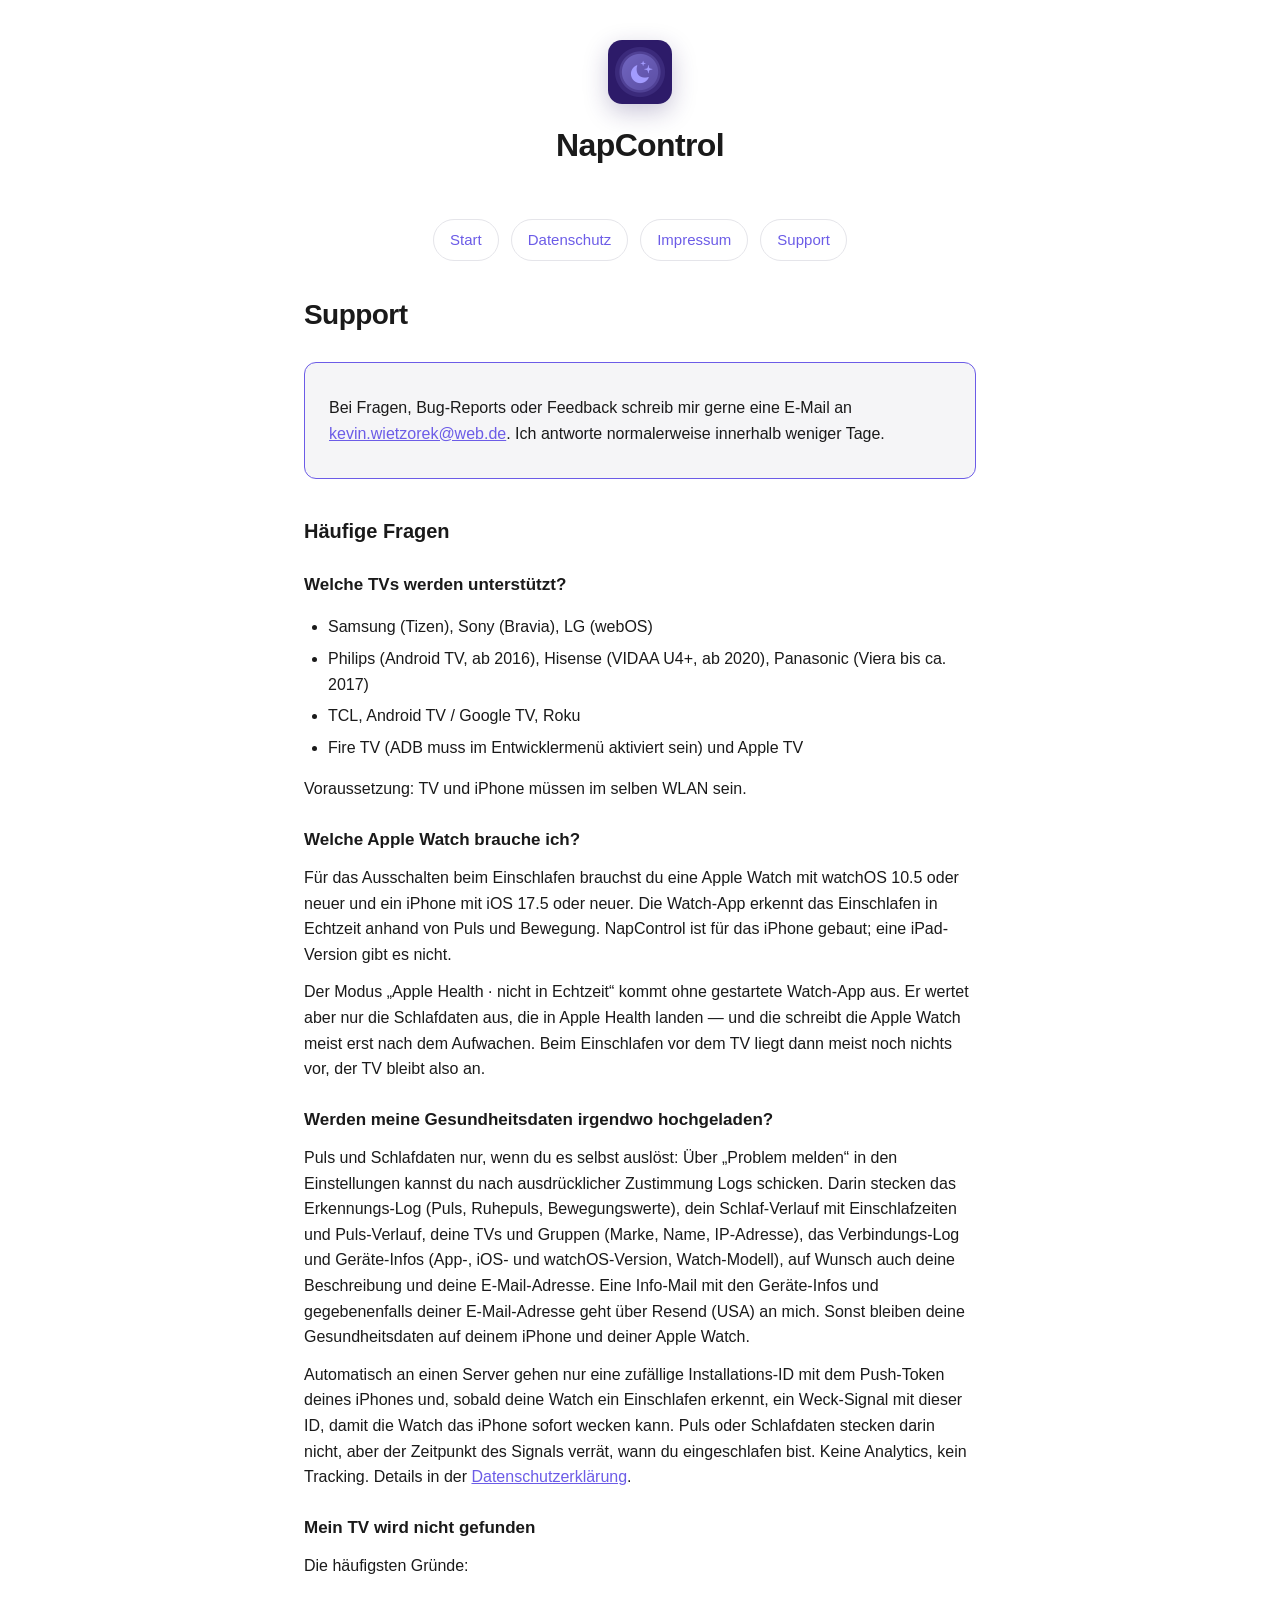
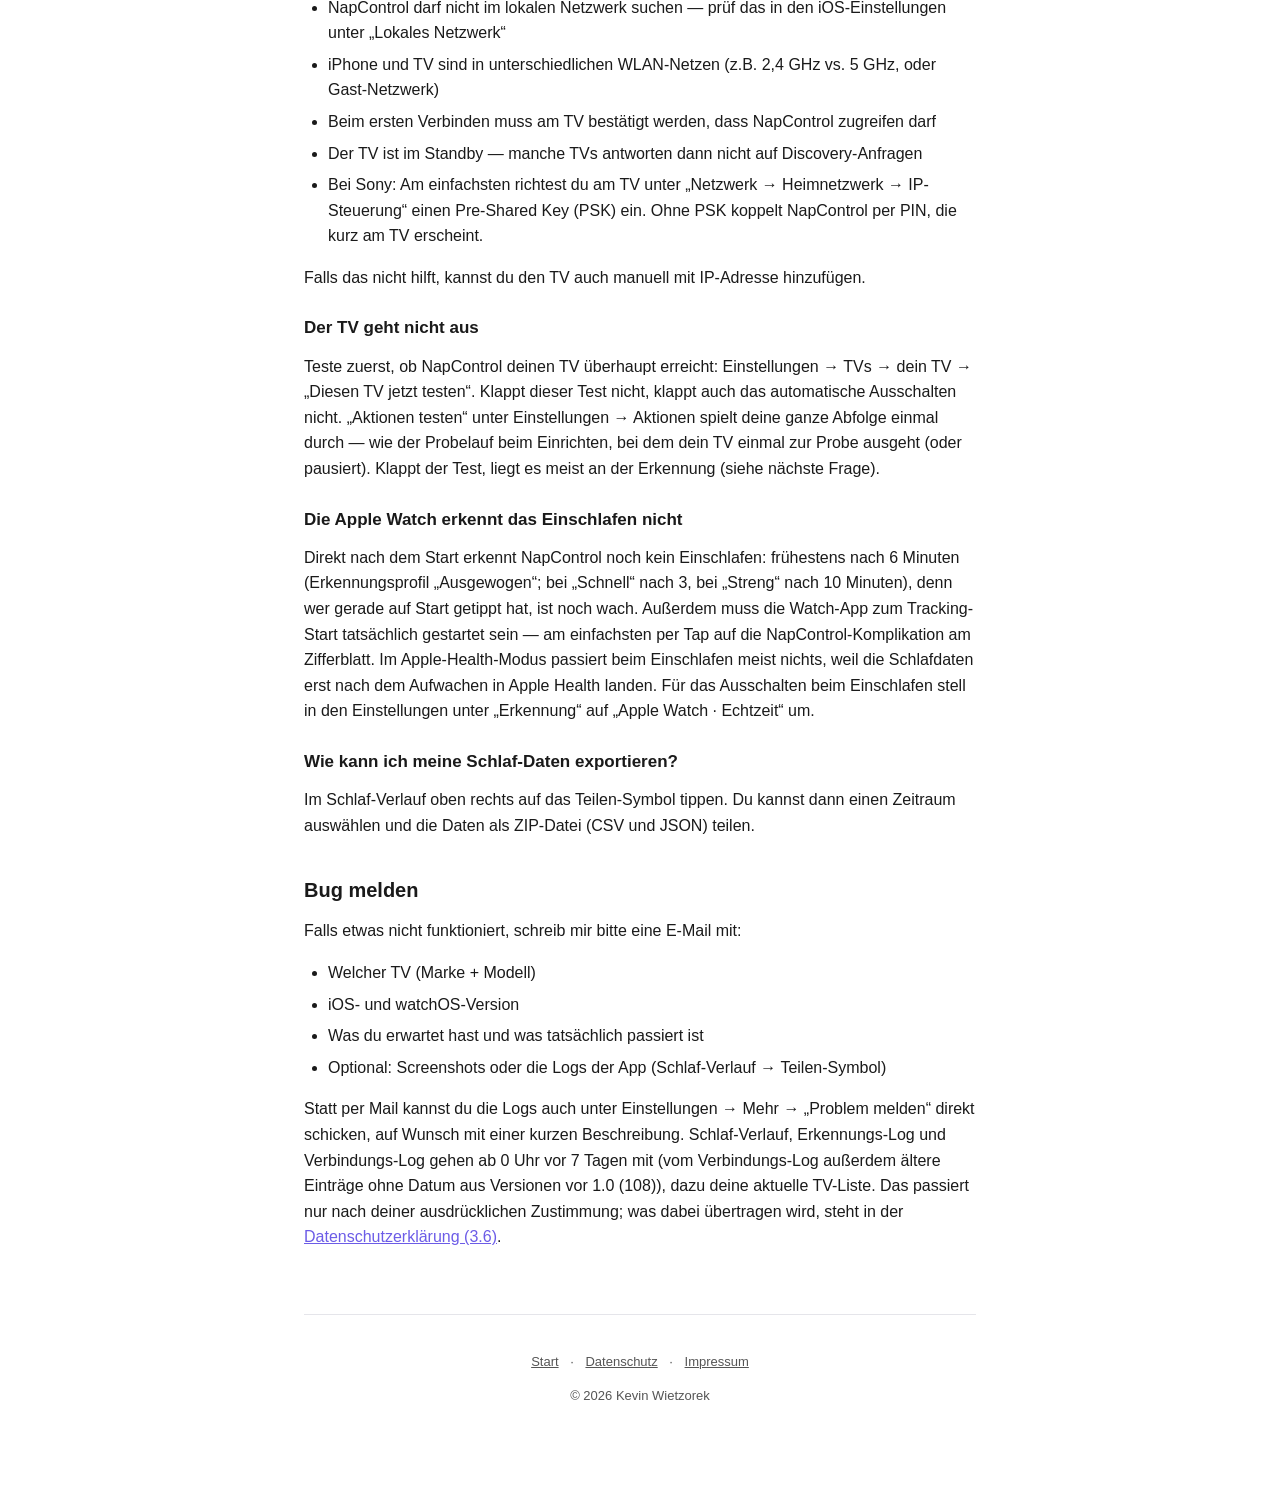
<file: support.html>
<!DOCTYPE html>
<html lang="de">
<head>
    <meta charset="UTF-8">
    <meta name="viewport" content="width=device-width, initial-scale=1.0">
    <title>Support — NapControl</title>
    <link rel="stylesheet" href="style.css">
</head>
<body>
    <div class="container">
        <header>
            <div class="logo"><img src="icon.png" alt="NapControl Icon" width="64" height="64"></div>
            <h1>NapControl</h1>
        </header>

        <nav>
            <a href="index.html">Start</a>
            <a href="privacy.html">Datenschutz</a>
            <a href="impressum.html">Impressum</a>
            <a href="support.html">Support</a>
        </nav>

        <main>
            <h1>Support</h1>

            <div class="card highlight">
                <p>Bei Fragen, Bug-Reports oder Feedback schreib mir gerne eine E-Mail an <a href="mailto:kevin.wietzorek@web.de">kevin.wietzorek@web.de</a>. Ich antworte normalerweise innerhalb weniger Tage.</p>
            </div>

            <h2>Häufige Fragen</h2>

            <h3>Welche TVs werden unterstützt?</h3>
            <ul>
                <li>Samsung (Tizen), Sony (Bravia), LG (webOS)</li>
                <li>Philips (Android TV, ab 2016), Hisense (VIDAA U4+, ab 2020), Panasonic (Viera bis ca. 2017)</li>
                <li>TCL, Android TV / Google TV, Roku</li>
                <li>Fire TV (ADB muss im Entwicklermenü aktiviert sein) und Apple TV</li>
            </ul>
            <p>Voraussetzung: TV und iPhone müssen im selben WLAN sein.</p>

            <h3>Welche Apple Watch brauche ich?</h3>
            <p>Für das Ausschalten beim Einschlafen brauchst du eine Apple Watch mit watchOS 10.5 oder neuer und ein iPhone mit iOS 17.5 oder neuer. Die Watch-App erkennt das Einschlafen in Echtzeit anhand von Puls und Bewegung. NapControl ist für das iPhone gebaut; eine iPad-Version gibt es nicht.</p>
            <p>Der Modus „Apple Health · nicht in Echtzeit“ kommt ohne gestartete Watch-App aus. Er wertet aber nur die Schlafdaten aus, die in Apple Health landen — und die schreibt die Apple Watch meist erst nach dem Aufwachen. Beim Einschlafen vor dem TV liegt dann meist noch nichts vor, der TV bleibt also an.</p>

            <h3>Werden meine Gesundheitsdaten irgendwo hochgeladen?</h3>
            <p>Puls und Schlafdaten nur, wenn du es selbst auslöst: Über „Problem melden“ in den Einstellungen kannst du nach ausdrücklicher Zustimmung Logs schicken. Darin stecken das Erkennungs-Log (Puls, Ruhepuls, Bewegungswerte), dein Schlaf-Verlauf mit Einschlafzeiten und Puls-Verlauf, deine TVs und Gruppen (Marke, Name, IP-Adresse), das Verbindungs-Log und Geräte-Infos (App-, iOS- und watchOS-Version, Watch-Modell), auf Wunsch auch deine Beschreibung und deine E-Mail-Adresse. Eine Info-Mail mit den Geräte-Infos und gegebenenfalls deiner E-Mail-Adresse geht über Resend (USA) an mich. Sonst bleiben deine Gesundheitsdaten auf deinem iPhone und deiner Apple Watch.</p>
            <p>Automatisch an einen Server gehen nur eine zufällige Installations-ID mit dem Push-Token deines iPhones und, sobald deine Watch ein Einschlafen erkennt, ein Weck-Signal mit dieser ID, damit die Watch das iPhone sofort wecken kann. Puls oder Schlafdaten stecken darin nicht, aber der Zeitpunkt des Signals verrät, wann du eingeschlafen bist. Keine Analytics, kein Tracking. Details in der <a href="privacy.html">Datenschutzerklärung</a>.</p>

            <h3>Mein TV wird nicht gefunden</h3>
            <p>Die häufigsten Gründe:</p>
            <ul>
                <li>NapControl darf nicht im lokalen Netzwerk suchen — prüf das in den iOS-Einstellungen unter „Lokales Netzwerk“</li>
                <li>iPhone und TV sind in unterschiedlichen WLAN-Netzen (z.B. 2,4 GHz vs. 5 GHz, oder Gast-Netzwerk)</li>
                <li>Beim ersten Verbinden muss am TV bestätigt werden, dass NapControl zugreifen darf</li>
                <li>Der TV ist im Standby — manche TVs antworten dann nicht auf Discovery-Anfragen</li>
                <li>Bei Sony: Am einfachsten richtest du am TV unter „Netzwerk → Heimnetzwerk → IP-Steuerung“ einen Pre-Shared Key (PSK) ein. Ohne PSK koppelt NapControl per PIN, die kurz am TV erscheint.</li>
            </ul>
            <p>Falls das nicht hilft, kannst du den TV auch manuell mit IP-Adresse hinzufügen.</p>

            <h3>Der TV geht nicht aus</h3>
            <p>Teste zuerst, ob NapControl deinen TV überhaupt erreicht: Einstellungen → TVs → dein TV → „Diesen TV jetzt testen“. Klappt dieser Test nicht, klappt auch das automatische Ausschalten nicht. „Aktionen testen“ unter Einstellungen → Aktionen spielt deine ganze Abfolge einmal durch — wie der Probelauf beim Einrichten, bei dem dein TV einmal zur Probe ausgeht (oder pausiert). Klappt der Test, liegt es meist an der Erkennung (siehe nächste Frage).</p>

            <h3>Die Apple Watch erkennt das Einschlafen nicht</h3>
            <p>Direkt nach dem Start erkennt NapControl noch kein Einschlafen: frühestens nach 6 Minuten (Erkennungsprofil „Ausgewogen“; bei „Schnell“ nach 3, bei „Streng“ nach 10 Minuten), denn wer gerade auf Start getippt hat, ist noch wach. Außerdem muss die Watch-App zum Tracking-Start tatsächlich gestartet sein — am einfachsten per Tap auf die NapControl-Komplikation am Zifferblatt. Im Apple-Health-Modus passiert beim Einschlafen meist nichts, weil die Schlafdaten erst nach dem Aufwachen in Apple Health landen. Für das Ausschalten beim Einschlafen stell in den Einstellungen unter „Erkennung“ auf „Apple Watch · Echtzeit“ um.</p>

            <h3>Wie kann ich meine Schlaf-Daten exportieren?</h3>
            <p>Im Schlaf-Verlauf oben rechts auf das Teilen-Symbol tippen. Du kannst dann einen Zeitraum auswählen und die Daten als ZIP-Datei (CSV und JSON) teilen.</p>

            <h2>Bug melden</h2>
            <p>Falls etwas nicht funktioniert, schreib mir bitte eine E-Mail mit:</p>
            <ul>
                <li>Welcher TV (Marke + Modell)</li>
                <li>iOS- und watchOS-Version</li>
                <li>Was du erwartet hast und was tatsächlich passiert ist</li>
                <li>Optional: Screenshots oder die Logs der App (Schlaf-Verlauf → Teilen-Symbol)</li>
            </ul>
            <p>Statt per Mail kannst du die Logs auch unter Einstellungen → Mehr → „Problem melden“ direkt schicken, auf Wunsch mit einer kurzen Beschreibung. Schlaf-Verlauf, Erkennungs-Log und Verbindungs-Log gehen ab 0 Uhr vor 7 Tagen mit (vom Verbindungs-Log außerdem ältere Einträge ohne Datum aus Versionen vor 1.0 (108)), dazu deine aktuelle TV-Liste. Das passiert nur nach deiner ausdrücklichen Zustimmung; was dabei übertragen wird, steht in der <a href="privacy.html#diagnose-upload">Datenschutzerklärung (3.6)</a>.</p>
        </main>

        <footer>
            <p>
                <a href="index.html">Start</a> ·
                <a href="privacy.html">Datenschutz</a> ·
                <a href="impressum.html">Impressum</a>
            </p>
            <p>© 2026 Kevin Wietzorek</p>
        </footer>
    </div>
</body>
</html>
</file>
<file: style.css>
/* NapControl Web — minimal, lesbar, dark/light auto */
:root {
    --bg: #ffffff;
    --text: #1a1a1a;
    --text-secondary: #555;
    --accent: #6c5ce7;       /* napViolet */
    --border: #e5e5ea;
    --card-bg: #f5f5f7;
}

@media (prefers-color-scheme: dark) {
    :root {
        --bg: #0b1220;
        --text: #f0f0f5;
        --text-secondary: #a0a0a8;
        --accent: #a29bfe;   /* napLavender */
        --border: #2a2a3a;
        --card-bg: #1a1a2e;
    }
}

* {
    box-sizing: border-box;
}

html {
    -webkit-text-size-adjust: 100%;
}

body {
    font-family: -apple-system, BlinkMacSystemFont, "SF Pro Text", "Helvetica Neue", Arial, sans-serif;
    background: var(--bg);
    color: var(--text);
    line-height: 1.6;
    margin: 0;
    padding: 0;
}

.container {
    max-width: 720px;
    margin: 0 auto;
    padding: 40px 24px 80px;
}

header {
    margin-bottom: 48px;
    text-align: center;
}

header .logo {
    margin-bottom: 16px;
    line-height: 0;
}

header .logo img {
    border-radius: 22%;
    box-shadow: 0 8px 24px rgba(45, 27, 105, 0.25);
    max-width: 100%;
    height: auto;
}

header h1 {
    font-size: 32px;
    font-weight: 700;
    margin: 0 0 8px;
    letter-spacing: -0.02em;
}

header .tagline {
    color: var(--text-secondary);
    font-size: 17px;
    margin: 0;
}

nav {
    display: flex;
    flex-wrap: wrap;
    gap: 12px;
    justify-content: center;
    margin: 32px 0;
}

nav a {
    color: var(--accent);
    text-decoration: none;
    padding: 8px 16px;
    border: 1px solid var(--border);
    border-radius: 999px;
    font-size: 15px;
    transition: background 0.15s;
}

nav a:hover {
    background: var(--card-bg);
}

main h1 {
    font-size: 28px;
    font-weight: 700;
    margin-top: 0;
    margin-bottom: 24px;
    letter-spacing: -0.02em;
}

main h2 {
    font-size: 20px;
    font-weight: 600;
    margin-top: 36px;
    margin-bottom: 12px;
}

main h3 {
    font-size: 17px;
    font-weight: 600;
    margin-top: 24px;
    margin-bottom: 8px;
}

main p, main li {
    font-size: 16px;
    color: var(--text);
    /* Lange Bezeichner (z. B. HealthKit-Typen) sonst breiter als 320 pt */
    overflow-wrap: break-word;
}

main p {
    margin: 12px 0;
}

main ul, main ol {
    padding-left: 24px;
}

main li {
    margin: 6px 0;
}

main a {
    color: var(--accent);
}

.card {
    background: var(--card-bg);
    border: 1px solid var(--border);
    border-radius: 12px;
    padding: 20px 24px;
    margin: 24px 0;
}

.card.highlight {
    border-color: var(--accent);
}

.meta {
    color: var(--text-secondary);
    font-size: 13px;
    margin-top: 4px;
}

footer {
    margin-top: 64px;
    padding-top: 24px;
    border-top: 1px solid var(--border);
    text-align: center;
    color: var(--text-secondary);
    font-size: 13px;
}

footer a {
    color: var(--text-secondary);
    margin: 0 8px;
}

@media (max-width: 480px) {
    .container { padding: 24px 16px 60px; }
    header h1 { font-size: 26px; }
    main h1 { font-size: 24px; }
    main h2 { font-size: 18px; }
}
</file>
